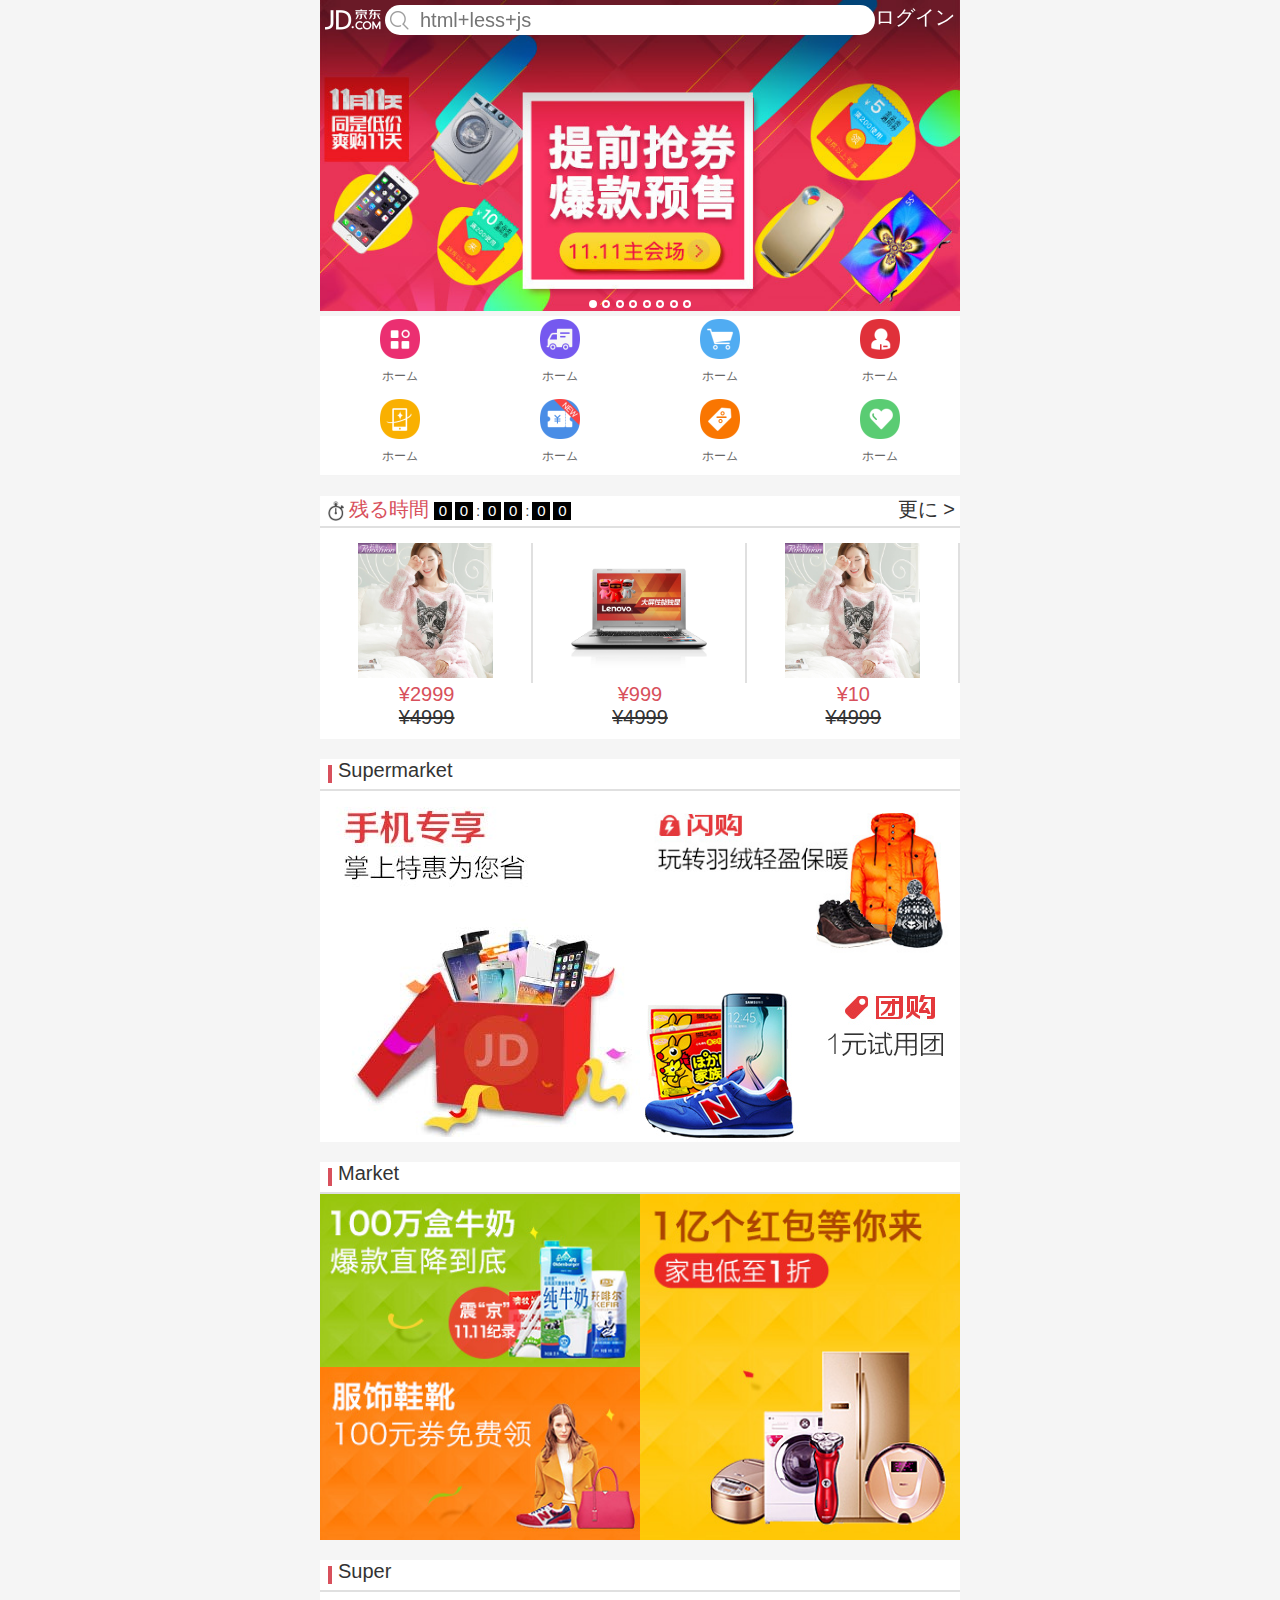
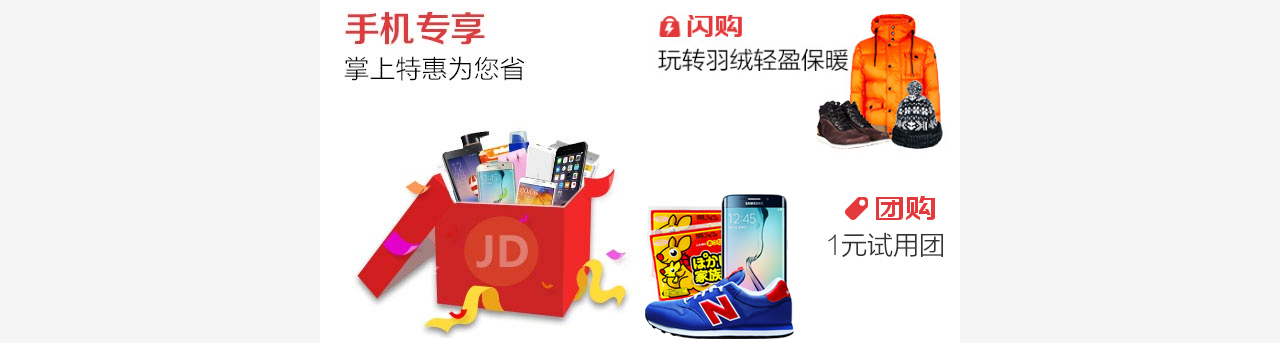
<file: jd/index.html>
<!DOCTYPE html>
<html lang="en">
<head>
    <meta charset="UTF-8">

    <meta name="viewport" content="width=device-width,user-scalable=no,initial-scale=1.0"/>
    <link type="text/css" rel="stylesheet" href="css/base.css"/>
    <link type="text/css"  rel="stylesheet" href="css/index.css"/>
    <!--<script src="js/index.js"></script>-->

    <title>~~JD~~</title>
</head>
<body>
<!--版心容器 320~640width responsive-->
<div class="jd_container">
    <!--top search-->
    <header class="jd_search">
        <div class="jd_search_box" id="search">
            <a href="#" class="icon_logo"></a>
            <form>
                <span class="icon_search"></span>
                <input type="text" placeholder="html+less+js">
            </form>
            <a href="#" class="login">ログイン</a>
        </div>
    </header>
     <!--carousel-->
    <div class="jd_banner">
        <div class="carousel">
            <ul class="page_wrap clearfix">
                <li class="page"><a href="javascript:;"><img src="img/l8.jpg"></a></li>
                <li class="page"><a href="javascript:;"><img src="img/l1.jpg"></a></li>
                <li class="page"> <a href="javascript:;"><img src="img/l2.jpg"></a></li>
                <li class="page"><a href="javascript:;"><img src="img/l3.jpg"></a></li>
                <li class="page"><a href="javascript:;"><img src="img/l4.jpg"></a></li>
                <li class="page"><a href="javascript:;"><img src="img/l5.jpg"></a></li>
                <li class="page"><a href="javascript:;"><img src="img/l6.jpg"></a></li>
                <li class="page"><a href="javascript:;"><img src="img/l7.jpg"></a></li>
                <li class="page"><a href="javascript:;"><img src="img/l8.jpg"></a></li>
                <li class="page"><a href="javascript:;"><img src="img/l1.jpg"></a></li>
            </ul>
            <ul class="btn_wrap">
                <li class="btn now"></li>
                <li class="btn"></li>
                <li class="btn"></li>
                <li class="btn"></li>
                <li class="btn"></li>
                <li class="btn"></li>
                <li class="btn"></li>
                <li class="btn"></li>
            </ul>
        </div>
    </div>
    <!--nav-->
    <nav class="jd_nav">
        <ul class="nav_block clearfix">
            <li>
                <a href="javascript:;">
                <img src="img/nav0.png">
                <span>ホーム</span>
                </a>
            </li>
            <li>
                <a href="javascript:;">
                    <img src="img/nav1.png">
                    <span>ホーム</span>
                </a>
            </li>
            <li>
                <a href="javascript:;">
                    <img src="img/nav2.png">
                    <span>ホーム</span>
                </a>
            </li>
            <li>
                <a href="javascript:;">
                    <img src="img/nav3.png">
                    <span>ホーム</span>
                </a>
            </li>
            <li>
                <a href="javascript:;">
                    <img src="img/nav4.png">
                    <span>ホーム</span>
                </a>
            </li>
            <li>
                <a href="javascript:;">
                    <img src="img/nav5.png">
                    <span>ホーム</span>
                </a>
            </li>
            <li>
                <a href="javascript:;">
                    <img src="img/nav6.png">
                    <span>ホーム</span>
                </a>
            </li>
            <li>
                <a href="javascript:;">
                    <img src="img/nav7.png">
                    <span>ホーム</span>
                </a>
            </li>
        </ul>
    </nav>
    <!--product block-->
    <div class="jd_product">
        <div class="productFirst clearfix">
            <div class="top">
                <img src="img/seckill-icon.png">
                <span class="nokori">残る時間</span>
                <div class="time">
                    <span class="h1">0</span>
                    <span class="h2">0</span>
                    <span class="colon">:</span>
                    <span class="m1">0</span>
                    <span class="m2">0</span>
                    <span class="colon">:</span>
                    <span class="s1">0</span>
                    <span class="s2">0</span>
                </div>
                <span class="right"><a>更に ></a></span>
            </div>
            <div class="box">
                <a href="javascript:;">
                    <img src="img/detail01.jpg">
                </a>
                <p>¥2999</p>
                <p><del>¥4999</del></p>
            </div>
            <div class="box">
                <a href="javascript:;">
                    <img src="img/detail02.jpg">
                </a>
                <p>¥999</p>
                <p><del>¥4999</del></p>
            </div>
            <div class="box">
                <a href="javascript:;">
                    <img src="img/detail01.jpg">
                </a>
                <p>¥10</p>
                <p><del>¥4999</del></p>
            </div>
        </div>
        <div class="product_2 clearfix">
            <div class="top"><h3></h3><span>Supermarket</span></div>
            <div class="content">
                <div class="l"><a><img src="img/cp1.jpg"></a></div>
                <div class="r"><a><img src="img/cp2.jpg"></a></div>
                <div class="r"><a><img src="img/cp3.jpg"></a></div>
            </div>
        </div>
        <div class="product_3 clearfix">
            <div class="top">
                <h3></h3><span>Market</span>
            </div>
            <div class="content">
                <div class="l"><a><img src="img/cp5.jpg"></a></div>
                <div class="r" ><a><img src="img/cp4.jpg"></a></div>
                <div class="l"><a><img src="img/cp6.jpg"></a></div>
            </div>
        </div>
        <div class="product_4 clearfix">
            <div class="top">
                <h3></h3><span>Super</span>
            </div>
            <div class="content">
                <div class="l"><a><img src="img/cp1.jpg"></a></div>
                <div class="r"><a><img src="img/cp2.jpg"></a></div>
                <div class="r"><a><img src="img/cp3.jpg"></a></div>
            </div>
        </div>
    </div>
</div>

</body>
</html>
</file>
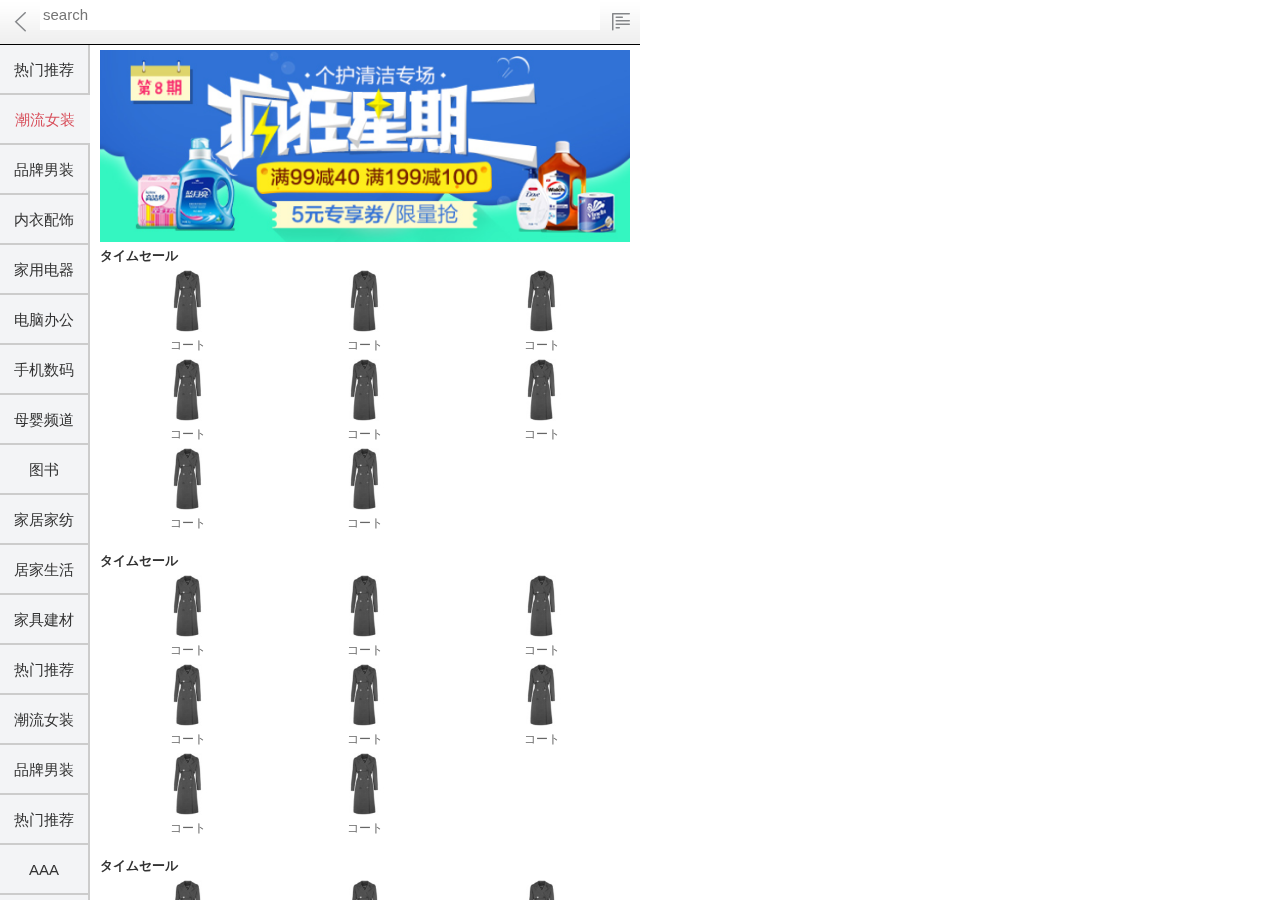
<file: jd/category-iscroll.html>
<!DOCTYPE html>
<html lang="en">
<head>
    <meta charset="UTF-8">
    <title>jd-list</title>
    <meta name="viewport" content="width=device-width,user-scalable=no,initial-scale=1.0"/>
    <link type="text/css" rel="stylesheet" href="css/category-iscroll.css"/>
    <link type="text/css"  rel="stylesheet" href="css/base.css"/>

</head>
<body onload="loaded()">
<div id="jd_category">
    <header>
        <a class="head_l"></a>
        <a class="head_r"></a>
        <form class="head_m">
            <input type="text" placeholder="search">
        </form>
    </header>
    <div id="content" class="clearfix">
        <div class="content_l" id="wrapper">
            <ul>
                <li class=""><a href="javascript:;">热门推荐</a></li>
                <li class="now"><a href="javascript:;">潮流女装</a></li>
                <li class=""><a href="javascript:;">品牌男装</a></li>
                <li class=""><a href="javascript:;">内衣配饰</a></li>
                <li class=""><a href="javascript:;">家用电器</a></li>
                <li class=""><a href="javascript:;">电脑办公</a></li>
                <li class=""><a href="javascript:;">手机数码</a></li>
                <li class=""><a href="javascript:;">母婴频道</a></li>
                <li class=""><a href="javascript:;">图书</a></li>
                <li class=""><a href="javascript:;">家居家纺</a></li>
                <li class=""><a href="javascript:;">居家生活</a></li>
                <li class=""><a href="javascript:;">家具建材</a></li>
                <li class=""><a href="javascript:;">热门推荐</a></li>
                <li class=""><a href="javascript:;">潮流女装</a></li>
                <li class=""><a href="javascript:;">品牌男装</a></li>
                <li class=""><a href="javascript:;">热门推荐</a></li>
                <li class=""><a href="javascript:;">AAA</a></li>
                <li class=""><a href="javascript:;">BBBB</a></li>
                <li class=""><a href="javascript:;">CCCC</a></li>
                <li class=""><a href="javascript:;">DDDD</a></li>
                <li class=""><a href="javascript:;">EEEE</a></li>
                <li class=""><a href="javascript:;">FFFF</a></li>
                <li class=""><a href="javascript:;">HHHH</a></li>
                <li class=""><a href="javascript:;">ZZZZ</a></li>

            </ul>
        </div>
        <div class="content_r">
            <div class="image"><img src="img/banner_1.png"></div>
            <div class="se ">
                <h3>タイムセール</h3>
                <ul class="goods clearfix">
                    <li><a href="javascript:;"><img src="img/nv-fy.jpg"><p>コート</p></a></li>
                    <li><a href="javascript:;"><img src="img/nv-fy.jpg"><p>コート</p></a></li>
                    <li><a href="javascript:;"><img src="img/nv-fy.jpg"><p>コート</p></a></li>
                    <li><a href="javascript:;"><img src="img/nv-fy.jpg"><p>コート</p></a></li>
                    <li><a href="javascript:;"><img src="img/nv-fy.jpg"><p>コート</p></a></li>
                    <li><a href="javascript:;"><img src="img/nv-fy.jpg"><p>コート</p></a></li>
                    <li><a href="javascript:;"><img src="img/nv-fy.jpg"><p>コート</p></a></li>
                    <li><a href="javascript:;"><img src="img/nv-fy.jpg"><p>コート</p></a></li>
                </ul>
            </div>
            <div class="se ">
                <h3>タイムセール</h3>
                <ul class="goods clearfix">
                    <li><a href="javascript:;"><img src="img/nv-fy.jpg"><p>コート</p></a></li>
                    <li><a href="javascript:;"><img src="img/nv-fy.jpg"><p>コート</p></a></li>
                    <li><a href="javascript:;"><img src="img/nv-fy.jpg"><p>コート</p></a></li>
                    <li><a href="javascript:;"><img src="img/nv-fy.jpg"><p>コート</p></a></li>
                    <li><a href="javascript:;"><img src="img/nv-fy.jpg"><p>コート</p></a></li>
                    <li><a href="javascript:;"><img src="img/nv-fy.jpg"><p>コート</p></a></li>
                    <li><a href="javascript:;"><img src="img/nv-fy.jpg"><p>コート</p></a></li>
                    <li><a href="javascript:;"><img src="img/nv-fy.jpg"><p>コート</p></a></li>
                </ul>
            </div>
            <div class="se ">
                <h3>タイムセール</h3>
                <ul class="goods clearfix">
                    <li><a href="javascript:;"><img src="img/nv-fy.jpg"><p>コート</p></a></li>
                    <li><a href="javascript:;"><img src="img/nv-fy.jpg"><p>コート</p></a></li>
                    <li><a href="javascript:;"><img src="img/nv-fy.jpg"><p>コート</p></a></li>
                    <li><a href="javascript:;"><img src="img/nv-fy.jpg"><p>コート</p></a></li>
                    <li><a href="javascript:;"><img src="img/nv-fy.jpg"><p>コート</p></a></li>
                    <li><a href="javascript:;"><img src="img/nv-fy.jpg"><p>コート</p></a></li>
                    <li><a href="javascript:;"><img src="img/nv-fy.jpg"><p>コート</p></a></li>
                    <li><a href="javascript:;"><img src="img/nv-fy.jpg"><p>コート</p></a></li>
                </ul>
            </div>
        </div>
    </div>
</div>
<script src="js/iscroll.js"></script>
<script>

        var myScroll;

        function loaded () {

            myScroll = new IScroll('#wrapper', { scrollX: true, freeScroll: true });
        }

        // document.addEventListener('touchmove', function (e) { e.preventDefault(); }, isPassive() ? {
        //     capture: false,
        //     passive: false
        // } : false);

</script>
</body>
</html>
</file>
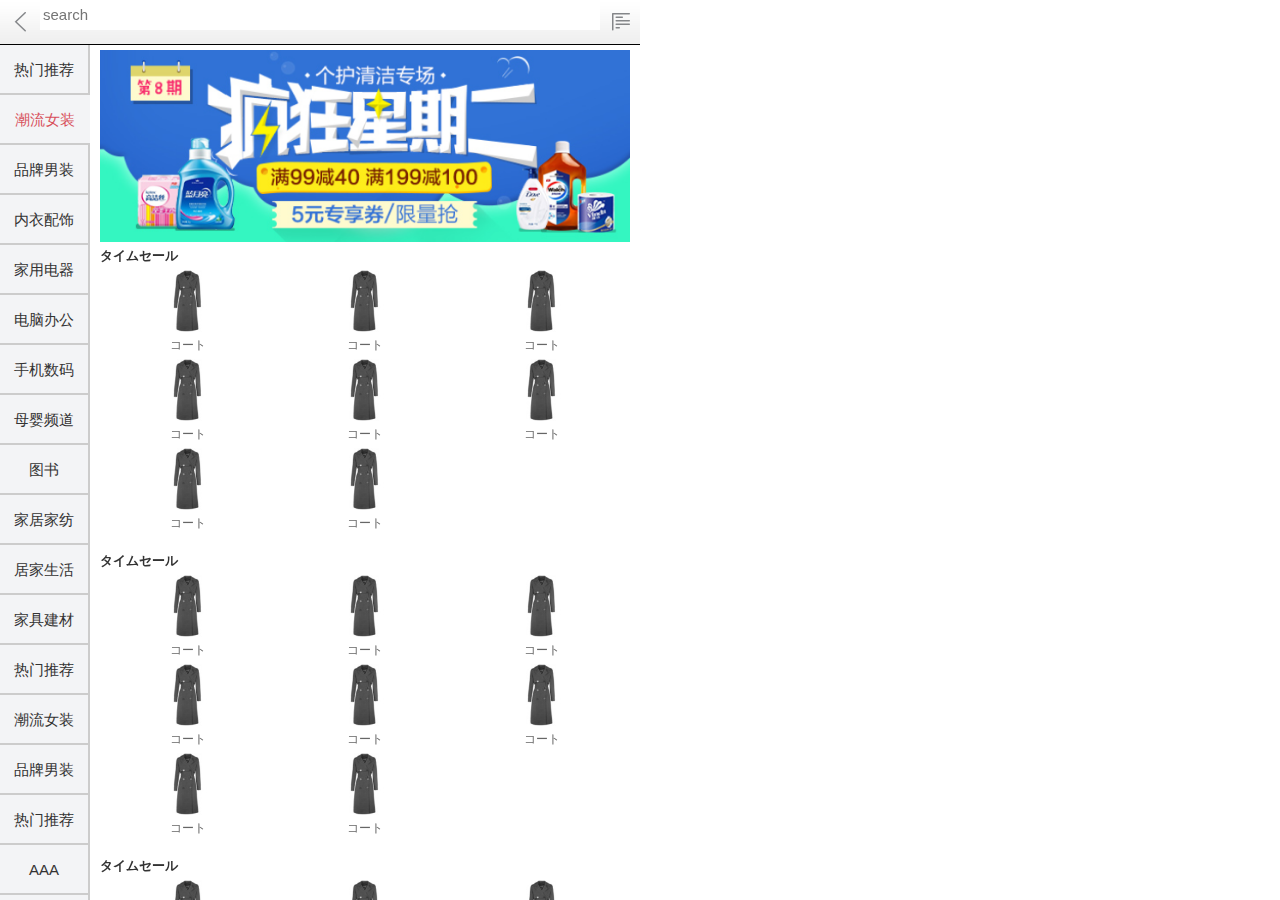
<file: jd/category.html>
<!DOCTYPE html>
<html lang="en">
<head>
    <meta charset="UTF-8">
    <title>jd-list</title>
    <meta name="viewport" content="width=device-width,user-scalable=no,initial-scale=1.0"/>
    <link type="text/css" rel="stylesheet" href="css/category.css"/>
    <link type="text/css"  rel="stylesheet" href="css/base.css"/>
    <script src="js/category.js"></script>
</head>
<body>
<div id="jd_category">
    <header>
        <a class="head_l"></a>
        <a class="head_r"></a>
        <form class="head_m">
            <input type="text" placeholder="search">
        </form>
    </header>
    <div id="content" class="clearfix">
        <div class="content_l">
            <ul>
                <li class=""><a href="javascript:;">热门推荐</a></li>
                <li class="now"><a href="javascript:;">潮流女装</a></li>
                <li class=""><a href="javascript:;">品牌男装</a></li>
                <li class=""><a href="javascript:;">内衣配饰</a></li>
                <li class=""><a href="javascript:;">家用电器</a></li>
                <li class=""><a href="javascript:;">电脑办公</a></li>
                <li class=""><a href="javascript:;">手机数码</a></li>
                <li class=""><a href="javascript:;">母婴频道</a></li>
                <li class=""><a href="javascript:;">图书</a></li>
                <li class=""><a href="javascript:;">家居家纺</a></li>
                <li class=""><a href="javascript:;">居家生活</a></li>
                <li class=""><a href="javascript:;">家具建材</a></li>
                <li class=""><a href="javascript:;">热门推荐</a></li>
                <li class=""><a href="javascript:;">潮流女装</a></li>
                <li class=""><a href="javascript:;">品牌男装</a></li>
                <li class=""><a href="javascript:;">热门推荐</a></li>
                <li class=""><a href="javascript:;">AAA</a></li>
                <li class=""><a href="javascript:;">BBBB</a></li>
                <li class=""><a href="javascript:;">CCCC</a></li>
                <li class=""><a href="javascript:;">DDDD</a></li>
                <li class=""><a href="javascript:;">EEEE</a></li>
                <li class=""><a href="javascript:;">FFFF</a></li>
                <li class=""><a href="javascript:;">HHHH</a></li>
                <li class=""><a href="javascript:;">ZZZZ</a></li>

            </ul>
        </div>
        <div class="content_r">
            <div class="image"><img src="img/banner_1.png"></div>
            <div class="se ">
                <h3>タイムセール</h3>
                <ul class="goods clearfix">
                    <li><a href="javascript:;"><img src="img/nv-fy.jpg"><p>コート</p></a></li>
                    <li><a href="javascript:;"><img src="img/nv-fy.jpg"><p>コート</p></a></li>
                    <li><a href="javascript:;"><img src="img/nv-fy.jpg"><p>コート</p></a></li>
                    <li><a href="javascript:;"><img src="img/nv-fy.jpg"><p>コート</p></a></li>
                    <li><a href="javascript:;"><img src="img/nv-fy.jpg"><p>コート</p></a></li>
                    <li><a href="javascript:;"><img src="img/nv-fy.jpg"><p>コート</p></a></li>
                    <li><a href="javascript:;"><img src="img/nv-fy.jpg"><p>コート</p></a></li>
                    <li><a href="javascript:;"><img src="img/nv-fy.jpg"><p>コート</p></a></li>
                </ul>
            </div>
            <div class="se ">
                <h3>タイムセール</h3>
                <ul class="goods clearfix">
                    <li><a href="javascript:;"><img src="img/nv-fy.jpg"><p>コート</p></a></li>
                    <li><a href="javascript:;"><img src="img/nv-fy.jpg"><p>コート</p></a></li>
                    <li><a href="javascript:;"><img src="img/nv-fy.jpg"><p>コート</p></a></li>
                    <li><a href="javascript:;"><img src="img/nv-fy.jpg"><p>コート</p></a></li>
                    <li><a href="javascript:;"><img src="img/nv-fy.jpg"><p>コート</p></a></li>
                    <li><a href="javascript:;"><img src="img/nv-fy.jpg"><p>コート</p></a></li>
                    <li><a href="javascript:;"><img src="img/nv-fy.jpg"><p>コート</p></a></li>
                    <li><a href="javascript:;"><img src="img/nv-fy.jpg"><p>コート</p></a></li>
                </ul>
            </div>
            <div class="se ">
                <h3>タイムセール</h3>
                <ul class="goods clearfix">
                    <li><a href="javascript:;"><img src="img/nv-fy.jpg"><p>コート</p></a></li>
                    <li><a href="javascript:;"><img src="img/nv-fy.jpg"><p>コート</p></a></li>
                    <li><a href="javascript:;"><img src="img/nv-fy.jpg"><p>コート</p></a></li>
                    <li><a href="javascript:;"><img src="img/nv-fy.jpg"><p>コート</p></a></li>
                    <li><a href="javascript:;"><img src="img/nv-fy.jpg"><p>コート</p></a></li>
                    <li><a href="javascript:;"><img src="img/nv-fy.jpg"><p>コート</p></a></li>
                    <li><a href="javascript:;"><img src="img/nv-fy.jpg"><p>コート</p></a></li>
                    <li><a href="javascript:;"><img src="img/nv-fy.jpg"><p>コート</p></a></li>
                </ul>
            </div>
        </div>
    </div>
</div>
</body>
</html>
</file>
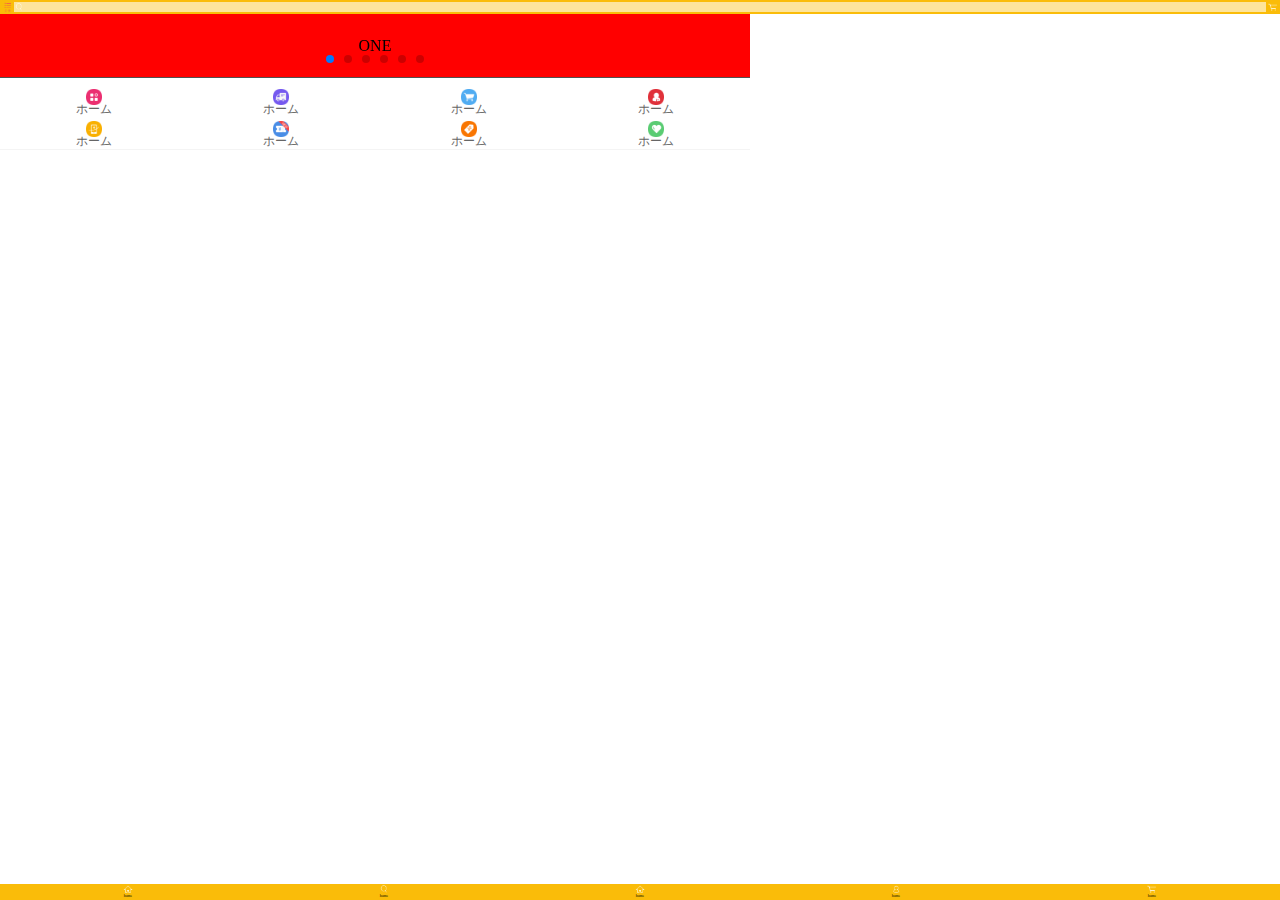
<file: sn/sn.html>
<!DOCTYPE html>
<html lang="en">
<head>
    <meta charset="UTF-8">
    <meta name="viewport" content="width=device-width,initial-scale=1.0,user-scalable=no" />
    <title>SN</title>
    <link rel="stylesheet" href="css/mobile_reset.css">
    <link rel="stylesheet" type="text/css" href="css/main.css">
    <link rel="stylesheet" href="css/swiper.css">
    <script src="js/jquery-3.3.1.js"></script>
    <script src="js/swiper.jquery.js"></script>
    <script src="js/main.js"></script>
</head>
<body>
<div id="wrapper">
    <header>
        <div class="head_icon_l">
            <div></div>
        </div>
        <div class="head_icon_r">
            <div></div>
        </div>
        <form>
            <div class="icon_search"></div>
            <input type="text">
        </form>


    </header>
    <div class="carousel swiper-container ">
        <ul class="content swiper-wrapper">
            <li class="swiper-slide">ONE</li>
            <li class="swiper-slide">TWO</li>
            <li class="swiper-slide">THREE</li>
            <li class="swiper-slide">FOUR</li>
            <li class="swiper-slide">FIVE</li>
            <li class="swiper-slide">SIX</li>
        </ul>
        <div class="swiper-pagination "></div>
    </div>
    <nav>
        <ul class="nav_block clearfix">
            <li>
                <a href="javascript:;">
                    <img src="img/nav0.png">
                    <span>ホーム</span>
                </a>
            </li>
            <li>
                <a href="javascript:;">
                    <img src="img/nav1.png">
                    <span>ホーム</span>
                </a>
            </li>
            <li>
                <a href="javascript:;">
                    <img src="img/nav2.png">
                    <span>ホーム</span>
                </a>
            </li>
            <li>
                <a href="javascript:;">
                    <img src="img/nav3.png">
                    <span>ホーム</span>
                </a>
            </li>
            <li>
                <a href="javascript:;">
                    <img src="img/nav4.png">
                    <span>ホーム</span>
                </a>
            </li>
            <li>
                <a href="javascript:;">
                    <img src="img/nav5.png">
                    <span>ホーム</span>
                </a>
            </li>
            <li>
                <a href="javascript:;">
                    <img src="img/nav6.png">
                    <span>ホーム</span>
                </a>
            </li>
            <li>
                <a href="javascript:;">
                    <img src="img/nav7.png">
                    <span>ホーム</span>
                </a>
            </li>
        </ul>
    </nav>
    <footer>
        <ul>
            <li>
                <div class="foot_icon"></div>
                home
            </li>
            <li>
                <div class="foot_icon"></div>
                home
            </li>
            <li>
                <div class="foot_icon"></div>
                home
            </li>
            <li>
                <div class="foot_icon"></div>
                home
            </li>
            <li>
                <div class="foot_icon"></div>
                home
            </li>
        </ul>
    </footer>
</div>

</body>
</html>
</file>
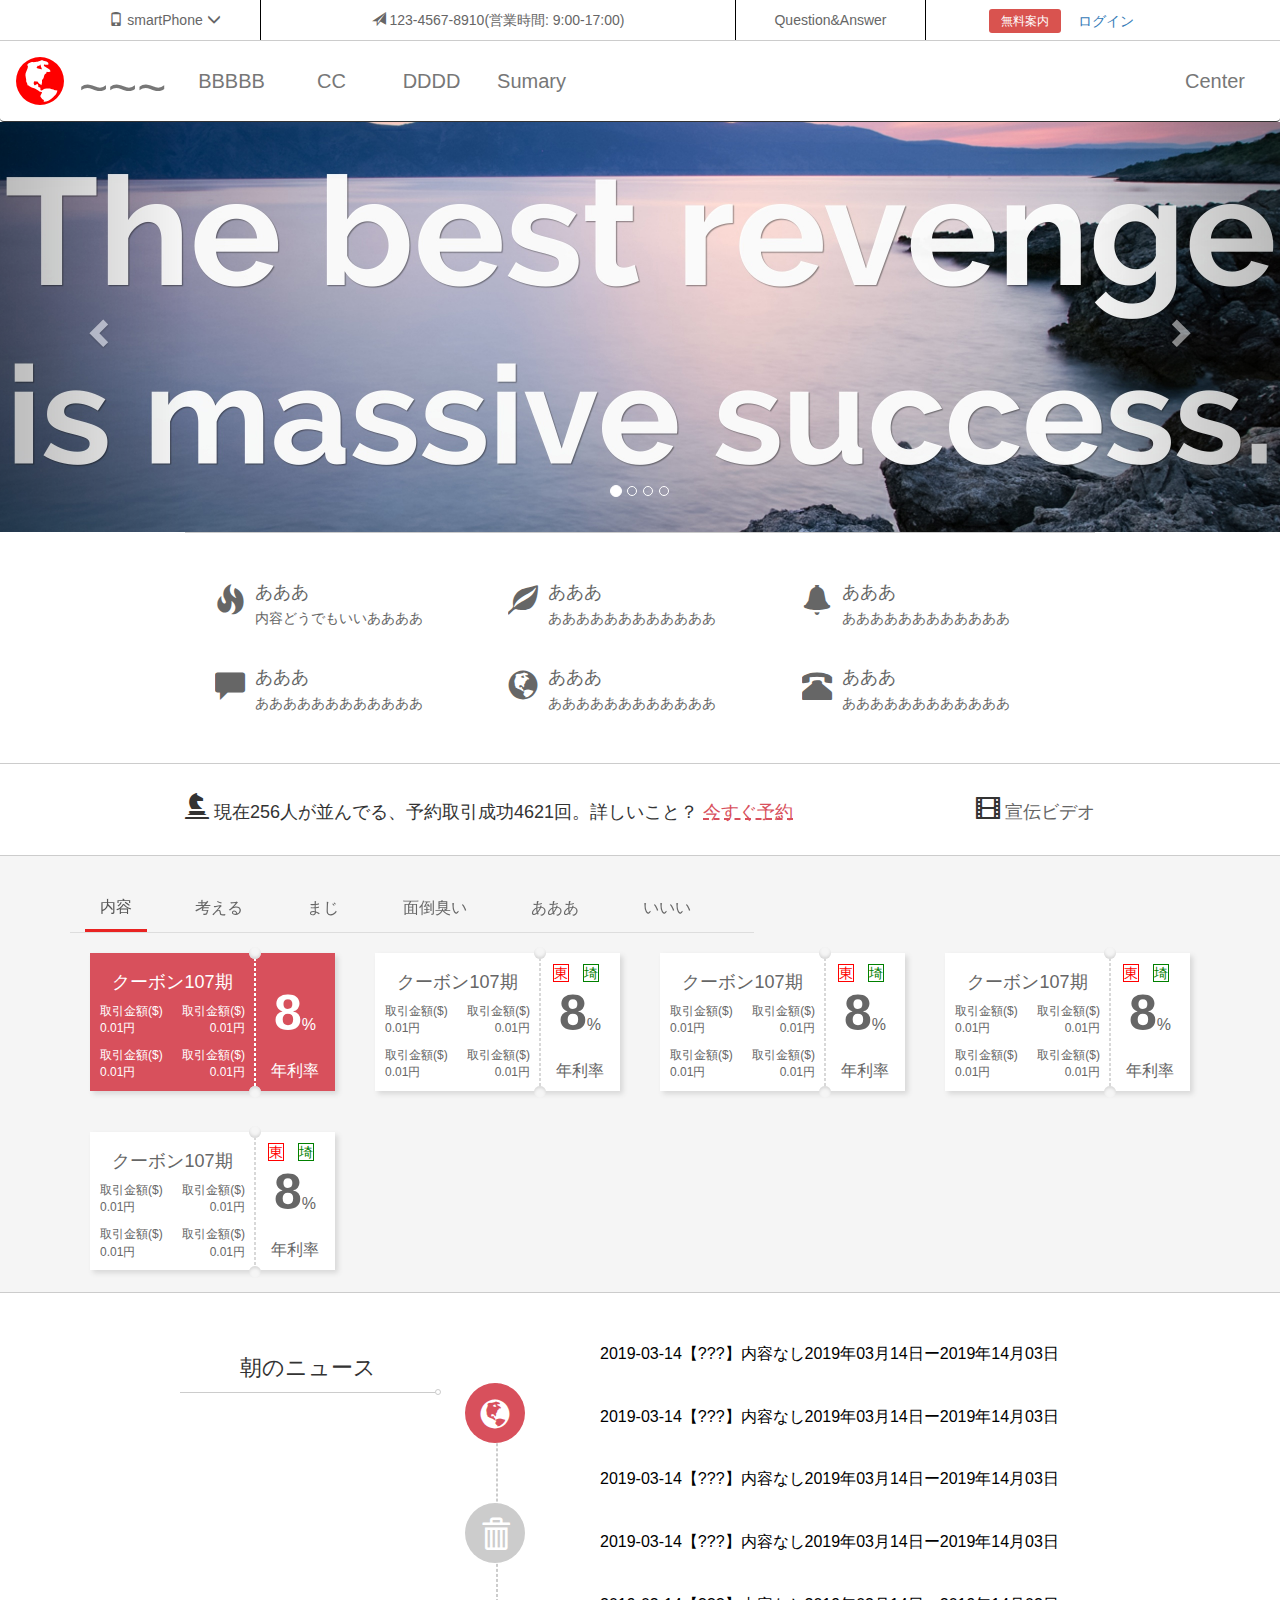
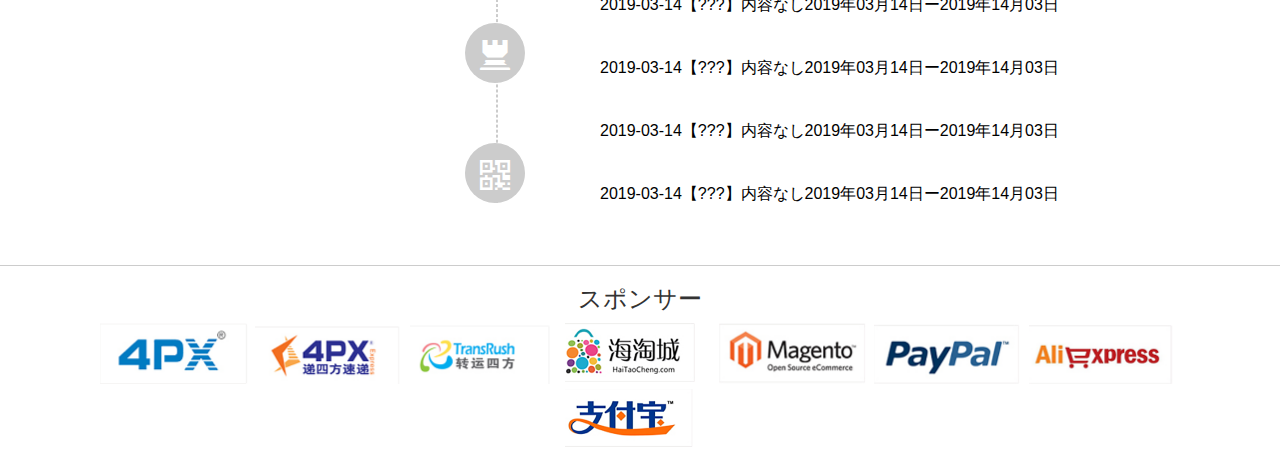
<file: weijinsuo/weijinsuo.html>
<!DOCTYPE html>
<html lang="en">
<head>
    <meta charset="utf-8">
    <meta http-equiv="X-UA-Compatible" content="IE=edge">
    <meta name="viewport" content="width=device-width, initial-scale=1">
    <!-- The above 3 meta tags *must* come first in the head; any other head content must come *after* these tags -->
    <title>Bootstrap 101 Template</title>

    <!-- Bootstrap -->
    <link href="bootsrap/css/bootstrap.css" rel="stylesheet">

    <!-- HTML5 shim and Respond.js for IE8 support of HTML5 elements and media queries -->
    <!-- WARNING: Respond.js doesn't work if you view the page via file:// -->
    <!--[if lt IE 9]>
    <script src="bootsrap/js/html5shiv.js"></script>
    <script src="bootsrap/js/respond.js"></script>
    <![endif]-->
    <link rel="stylesheet" type="text/css" href="css/wjs_index.css">

</head>
<body>
<!--top-->
<header class="hidden-sm hidden-xs">
    <div class="container">
        <div class="col-lg-2 col-md-2">
            <a class='app' href="javascript:;">
                <span class="glyphicon glyphicon-phone"></span>
                <span>smartPhone</span>
                <span class="glyphicon glyphicon-menu-down"></span>
                <div class="code2"></div>
            </a>
        </div>
        <div class="col-lg-5 col-md-5">
            <span class="glyphicon glyphicon-send"></span>
            <span> 123-4567-8910(営業時間: 9:00-17:00)</span>
        </div>
        <div class="col-lg-2 col-md-2">
           <a href="javascript:;"><span>Question&Answer</span></a>
        </div>
        <div class="col-lg-3 col-md-3">
            <a href="javascript:;"><button type="button" class="btn btn-danger btn-xs btn-annai">無料案内</button></a>
            <a href="javascript:;"><button type="button" class="btn btn-link">ログイン</button></a>
        </div>
    </div>
</header>
<!--navition data-spy="affix" data-offset-top="0" js-->
<nav class="navbar navbar-default wjs_nav "   >
    <div class="container-fluid">
        <!-- Brand and toggle get grouped for better mobile display -->
        <div class="navbar-header">
            <button type="button" class="navbar-toggle collapsed " data-toggle="collapse" data-target="#bs-example-navbar-collapse-1" aria-expanded="false">
                <span class="icon-bar"></span>
                <span class="icon-bar"></span>
                <span class="icon-bar"></span>
            </button>
            <a class="navbar-brand" href="#">
                <span class="glyphicon glyphicon-globe globe"></span>
                <span>~~~</span>
            </a>
        </div>

        <!-- Collect the nav links, forms, and other content for toggling -->
        <div class="collapse navbar-collapse"  id="bs-example-navbar-collapse-1">
            <ul class="nav navbar-nav">
                <li><a href="#" data-target="#carousel-example-generic1" data-slide-to="0">BBBBB</a></li>
                <li><a href="#" data-target="#carousel-example-generic1" data-slide-to="1">CC</a></li>
                <li><a href="#" data-target="#carousel-example-generic1" data-slide-to="2">DDDD</a></li>
                <li><a href="#" data-target="#carousel-example-generic1" data-slide-to="3">Sumary</a></li>

            </ul>

            <ul class="nav navbar-nav navbar-right">
                <li class="hidden-sm"><a href="#">Center</a></li>
                <li class="dropdown">
                    <!--<a href="#" class="dropdown-toggle" data-toggle="dropdown" role="button" aria-haspopup="true" aria-expanded="false">Dropdown <span class="caret"></span></a>-->
                    <ul class="dropdown-menu">
                        <li><a href="#">Action</a></li>
                        <li><a href="#">Another action</a></li>
                        <li><a href="#">Something else here</a></li>

                        <li><a href="#">Separated link</a></li>
                    </ul>
                </li>
            </ul>
        </div><!-- /.navbar-collapse -->
    </div><!-- /.container-fluid -->
</nav>
<!--carousel-->
<div class="banner">
    <div id="carousel-example-generic1" class="carousel slide " data-ride="carousel">
        <!-- Indicators -->
        <ol class="carousel-indicators">
            <!--動態render btn &#45;&#45;---js-->
        </ol>

        <!-- Wrapper for slides -->
        <div class="carousel-inner" >
            <!--動態render img &#45;&#45;---js-->
        </div>

        <!-- Controls -->
        <a class="left carousel-control" href="#carousel-example-generic1" data-slide="prev">
            <span class="glyphicon glyphicon-chevron-left" aria-hidden="true"></span>

        </a>
        <a class="right carousel-control" href="#carousel-example-generic1"  data-slide="next">
            <span class="glyphicon glyphicon-chevron-right" aria-hidden="true"></span>

        </a>
    </div>


</div>
<!--infomation-->
<div class="info hidden-xs">
    <div class="container">
        <div class=" col-md-4 col-ms-6 hidden-xs">
            <a class="media">
            <div class="media-left">
                <span class="glyphicon glyphicon-fire" ></span>
            </div>
            <span class="media-body">
                <h4 class="media-heading">あああ</h4>
               内容どうでもいいああああ
            </span>
        </a>
        </div>
        <div class="col-md-4 col-ms-6 hidden-xs">
            <a class="media">
                <div class="media-left">
                    <span class="glyphicon glyphicon-leaf" ></span>
                </div>
                <div class="media-body">
                    <h4 class="media-heading">あああ</h4>
                    ああああああああああああ
                </div>
            </a>
        </div>
        <div class=" col-md-4 col-ms-6 hidden-xs">
            <a class="media">
                <div class="media-left">
                    <span class="glyphicon glyphicon-bell" ></span>
                </div>
                <div class="media-body">
                    <h4 class="media-heading">あああ</h4>
                    ああああああああああああ
                </div>
            </a>
        </div>
        <div class=" col-md-4 col-ms-6 hidden-xs">
            <a class="media">
                <div class="media-left">
                    <span class="glyphicon glyphicon-comment" ></span>
                </div>
                <div class="media-body">
                    <h4 class="media-heading">あああ</h4>
                    ああああああああああああ
                </div>
            </a>
        </div>
        <div class=" col-md-4 col-ms-6 hidden-xs">
            <a class="media">
                <div class="media-left">
                    <span class="glyphicon glyphicon-globe" ></span>
                </div>
                <span class="media-body">
                    <h4 class="media-heading">あああ</h4>
                    ああああああああああああ
                </span>
            </a>
        </div>
        <div class=" col-md-4 col-ms-6 hidden-xs">
            <a class="media">
                <div class="media-left">
                    <span class="glyphicon glyphicon-phone-alt" ></span>
                </div>
                <div class="media-body">
                    <h4 class="media-heading">あああ</h4>
                    ああああああああああああ
                </div>
            </a>
        </div>

    </div>

</div>
<!--book-->
<div class="book">
    <div class="container">
        <div class="pull-left">
            <span class="glyphicon glyphicon-knight"></span>
            <span class="hidden-xs">現在256人が並んでる、予約取引成功4621回。詳しいこと？</span>
            <a class="yoyaku" href="javascript:;">今すぐ予約</a>
        </div>
        <div class="pull-right hidden-xs hidden-sm">
            <span class="glyphicon glyphicon-film"></span>
            <a href="javascript:;">宣伝ビデオ</a>
        </div>
    </div>
</div>
<!--product-->
<div class="product">
    <div class="container">

        <!-- Nav tabs -->
        <div class="iscroll">
        <ul class="nav nav-tabs " >
            <li  class="active"><a href="#t1"   data-toggle="tab">内容</a></li>
            <li ><a href="#t2"   data-toggle="tab">考える</a></li>
            <li ><a href="#t3"   data-toggle="tab">まじ</a></li>
            <li ><a href="#t4"   data-toggle="tab">面倒臭い</a></li>
            <li ><a href="#t5"   data-toggle="tab">あああ</a></li>
            <li ><a href="#t6"   data-toggle="tab">いいい</a></li>
        </ul>
        </div>

        <!-- Tab panes -->
        <div class="tab-content">
            <div  class="tab-pane active " id="t1">
                <div class="col-lg-3 col-md-4 col-sm-6 col-xs-12 yhj">
                    <a class="yhj_wrap active">
                    <div class="yhj_mid"></div>
                    <div class="yhj_right">
                        <p class="per8"><b>8</b><sub>%</sub></p>
                        <p>年利率</p>
                    </div>
                    <div class="yhj_left">
                        <h3 class="yhj_tit">クーボン107期</h3>
                        <div class="yhj_con clearfix">
                            <div class="pull-left"><p>取引金額($)</p><span>0.01円</span></div>
                            <div class="pull-right"><p>取引金額($)</p><span class="pull-right">0.01円</span></div>
                        </div>
                        <div class="yhj_con clearfix">
                            <div class="pull-left"><p>取引金額($)</p><span>0.01円</span></div>
                            <div class="pull-right"><p>取引金額($)</p><span class="pull-right">0.01円</span></div>
                        </div>
                    </div>

                    </a>
                </div>
                <div class="col-lg-3 col-md-4 col-sm-6 col-xs-12 yhj">
                    <a class="yhj_wrap ">
                        <div class="yhj_mid"></div>
                        <div class="yhj_right">
                            <div class="icon">

                                <span class="red" data-toggle="tooltip" data-placement="top" title="東京都">東</span>
                                <span class="green" data-toggle="tooltip" data-placement="right" title="埼玉県">埼</span>
                            </div>
                            <p class="per8"><b>8</b><sub>%</sub></p>
                            <p>年利率</p>
                        </div>
                        <div class="yhj_left">
                            <h3 class="yhj_tit">クーボン107期</h3>
                            <div class="yhj_con clearfix">
                                <div class="pull-left"><p>取引金額($)</p><span>0.01円</span></div>
                                <div class="pull-right"><p>取引金額($)</p><span class="pull-right">0.01円</span></div>
                            </div>
                            <div class="yhj_con clearfix">
                                <div class="pull-left"><p>取引金額($)</p><span>0.01円</span></div>
                                <div class="pull-right"><p>取引金額($)</p><span class="pull-right">0.01円</span></div>
                            </div>
                        </div>

                    </a>
                </div>
                <div class="col-lg-3 col-md-4 col-sm-6 col-xs-12 yhj">
                    <a class="yhj_wrap ">
                        <div class="yhj_mid"></div>
                        <div class="yhj_right">
                            <div class="icon">

                                <span class="red" data-toggle="tooltip" data-placement="top" title="東京都">東</span>
                                <span class="green" data-toggle="tooltip" data-placement="right" title="埼玉県">埼</span>
                            </div>
                            <p class="per8"><b>8</b><sub>%</sub></p>
                            <p>年利率</p>
                        </div>
                        <div class="yhj_left">
                            <h3 class="yhj_tit">クーボン107期</h3>
                            <div class="yhj_con clearfix">
                                <div class="pull-left"><p>取引金額($)</p><span>0.01円</span></div>
                                <div class="pull-right"><p>取引金額($)</p><span class="pull-right">0.01円</span></div>
                            </div>
                            <div class="yhj_con clearfix">
                                <div class="pull-left"><p>取引金額($)</p><span>0.01円</span></div>
                                <div class="pull-right"><p>取引金額($)</p><span class="pull-right">0.01円</span></div>
                            </div>
                        </div>

                    </a>
                </div>
                <div class="col-lg-3 col-md-4 col-sm-6 col-xs-12 yhj">
                    <a class="yhj_wrap ">
                        <div class="yhj_mid"></div>
                        <div class="yhj_right">
                            <div class="icon">

                                <span class="red" data-toggle="tooltip" data-placement="top" title="東京都">東</span>
                                <span class="green" data-toggle="tooltip" data-placement="right" title="埼玉県">埼</span>
                            </div>
                            <p class="per8"><b>8</b><sub>%</sub></p>
                            <p>年利率</p>
                        </div>
                        <div class="yhj_left">
                            <h3 class="yhj_tit">クーボン107期</h3>
                            <div class="yhj_con clearfix">
                                <div class="pull-left"><p>取引金額($)</p><span>0.01円</span></div>
                                <div class="pull-right"><p>取引金額($)</p><span class="pull-right">0.01円</span></div>
                            </div>
                            <div class="yhj_con clearfix">
                                <div class="pull-left"><p>取引金額($)</p><span>0.01円</span></div>
                                <div class="pull-right"><p>取引金額($)</p><span class="pull-right">0.01円</span></div>
                            </div>
                        </div>

                    </a>
                </div>
                <div class="col-lg-3 col-md-4 col-sm-6 col-xs-12 yhj">
                    <a class="yhj_wrap">
                        <div class="yhj_mid"></div>
                        <div class="yhj_right">
                            <div class="icon">

                                <span class="red" data-toggle="tooltip" data-placement="top" title="東京都">東</span>
                                <span class="green" data-toggle="tooltip" data-placement="right" title="埼玉県">埼</span>
                            </div>
                            <p class="per8"><b>8</b><sub>%</sub></p>
                            <p>年利率</p>
                        </div>
                        <div class="yhj_left">
                            <h3 class="yhj_tit">クーボン107期</h3>
                            <div class="yhj_con clearfix">
                                <div class="pull-left"><p>取引金額($)</p><span>0.01円</span></div>
                                <div class="pull-right"><p>取引金額($)</p><span class="pull-right">0.01円</span></div>
                            </div>
                            <div class="yhj_con clearfix">
                                <div class="pull-left"><p>取引金額($)</p><span>0.01円</span></div>
                                <div class="pull-right"><p>取引金額($)</p><span class="pull-right">0.01円</span></div>
                            </div>
                        </div>

                    </a>
                </div>

            </div>
            <div  class="tab-pane" id="t2">
                <div class="col-lg-3 col-md-4 col-sm-6 col-xs-12 yhj">
                    <a class="yhj_wrap ">
                        <div class="yhj_mid"></div>
                        <div class="yhj_right">
                            <div class="icon">

                                <span class="red" data-toggle="tooltip" data-placement="top" title="東京都">東</span>
                                <span class="green" data-toggle="tooltip" data-placement="right" title="埼玉県">埼</span>
                            </div>
                            <p class="per8"><b>?</b><sub>%</sub></p>
                            <p>年利率</p>
                        </div>
                        <div class="yhj_left">
                            <h3 class="yhj_tit">クーボン107期</h3>
                            <div class="yhj_con clearfix">
                                <div class="pull-left"><p>取引金額($)</p><span>0.01円</span></div>
                                <div class="pull-right"><p>取引金額($)</p><span class="pull-right">0.01円</span></div>
                            </div>
                            <div class="yhj_con clearfix">
                                <div class="pull-left"><p>取引金額($)</p><span>0.01円</span></div>
                                <div class="pull-right"><p>取引金額($)</p><span class="pull-right">0.01円</span></div>
                            </div>
                        </div>

                    </a>
                </div>
                <div class="col-lg-3 col-md-4 col-sm-6 col-xs-12 yhj">
                    <a class="yhj_wrap active">
                        <div class="yhj_mid"></div>
                        <div class="yhj_right">

                            <p class="per8"><b>?</b><sub>%</sub></p>
                            <p>年利率</p>
                        </div>
                        <div class="yhj_left">
                            <h3 class="yhj_tit">クーボン107期</h3>
                            <div class="yhj_con clearfix">
                                <div class="pull-left"><p>取引金額($)</p><span>0.01円</span></div>
                                <div class="pull-right"><p>取引金額($)</p><span class="pull-right">0.01円</span></div>
                            </div>
                            <div class="yhj_con clearfix">
                                <div class="pull-left"><p>取引金額($)</p><span>0.01円</span></div>
                                <div class="pull-right"><p>取引金額($)</p><span class="pull-right">0.01円</span></div>
                            </div>
                        </div>

                    </a>
                </div>

            </div>
            <div  class="tab-pane" id="t3">
                <div class="col-lg-3 col-md-4 col-sm-6 col-xs-12 yhj">
                    <a class="yhj_wrap ">
                        <div class="yhj_mid"></div>
                        <div class="yhj_right">
                            <div class="icon">

                                <span class="red" data-toggle="tooltip" data-placement="top" title="東京都">東</span>
                                <span class="green" data-toggle="tooltip" data-placement="right" title="埼玉県">埼</span>
                            </div>
                            <p class="per8"><b>7</b><sub>%</sub></p>
                            <p>年利率</p>
                        </div>
                        <div class="yhj_left">
                            <h3 class="yhj_tit">クーボン107期</h3>
                            <div class="yhj_con clearfix">
                                <div class="pull-left"><p>取引金額($)</p><span>0.01円</span></div>
                                <div class="pull-right"><p>取引金額($)</p><span class="pull-right">0.01円</span></div>
                            </div>
                            <div class="yhj_con clearfix">
                                <div class="pull-left"><p>取引金額($)</p><span>0.01円</span></div>
                                <div class="pull-right"><p>取引金額($)</p><span class="pull-right">0.01円</span></div>
                            </div>
                        </div>

                    </a>
                </div>
                <div class="col-lg-3 col-md-4 col-sm-6 col-xs-12 yhj">
                    <a class="yhj_wrap ">
                        <div class="yhj_mid"></div>
                        <div class="yhj_right">
                            <div class="icon">

                                <span class="red" data-toggle="tooltip" data-placement="top" title="東京都">東</span>
                                <span class="green" data-toggle="tooltip" data-placement="right" title="埼玉県">埼</span>
                            </div>
                            <p class="per8"><b>7</b><sub>%</sub></p>
                            <p>年利率</p>
                        </div>
                        <div class="yhj_left">
                            <h3 class="yhj_tit">クーボン107期</h3>
                            <div class="yhj_con clearfix">
                                <div class="pull-left"><p>取引金額($)</p><span>0.01円</span></div>
                                <div class="pull-right"><p>取引金額($)</p><span class="pull-right">0.01円</span></div>
                            </div>
                            <div class="yhj_con clearfix">
                                <div class="pull-left"><p>取引金額($)</p><span>0.01円</span></div>
                                <div class="pull-right"><p>取引金額($)</p><span class="pull-right">0.01円</span></div>
                            </div>
                        </div>

                    </a>
                </div>
                <div class="col-lg-3 col-md-4 col-sm-6 col-xs-12 yhj">
                    <a class="yhj_wrap active">
                        <div class="yhj_mid"></div>
                        <div class="yhj_right">

                            <p class="per8"><b>7</b><sub>%</sub></p>
                            <p>年利率</p>
                        </div>
                        <div class="yhj_left">
                            <h3 class="yhj_tit">クーボン107期</h3>
                            <div class="yhj_con clearfix">
                                <div class="pull-left"><p>取引金額($)</p><span>0.01円</span></div>
                                <div class="pull-right"><p>取引金額($)</p><span class="pull-right">0.01円</span></div>
                            </div>
                            <div class="yhj_con clearfix">
                                <div class="pull-left"><p>取引金額($)</p><span>0.01円</span></div>
                                <div class="pull-right"><p>取引金額($)</p><span class="pull-right">0.01円</span></div>
                            </div>
                        </div>

                    </a>
                </div>

            </div>
            <div  class="tab-pane" id="t4">
                <div class="col-lg-3 col-md-4 col-sm-6 col-xs-12 yhj">
                    <a class="yhj_wrap active">
                        <div class="yhj_mid"></div>
                        <div class="yhj_right">

                            <p class="per8"><b>6</b><sub>%</sub></p>
                            <p>年利率</p>
                        </div>
                        <div class="yhj_left">
                            <h3 class="yhj_tit">クーボン107期</h3>
                            <div class="yhj_con clearfix">
                                <div class="pull-left"><p>取引金額($)</p><span>0.01円</span></div>
                                <div class="pull-right"><p>取引金額($)</p><span class="pull-right">0.01円</span></div>
                            </div>
                            <div class="yhj_con clearfix">
                                <div class="pull-left"><p>取引金額($)</p><span>0.01円</span></div>
                                <div class="pull-right"><p>取引金額($)</p><span class="pull-right">0.01円</span></div>
                            </div>
                        </div>

                    </a>
                </div>
                <div class="col-lg-3 col-md-4 col-sm-6 col-xs-12 yhj">
                    <a class="yhj_wrap ">
                        <div class="yhj_mid"></div>
                        <div class="yhj_right">
                            <div class="icon">

                                <span class="red" data-toggle="tooltip" data-placement="top" title="東京都">東</span>
                                <span class="green" data-toggle="tooltip" data-placement="right" title="埼玉県">埼</span>
                            </div>
                            <p class="per8"><b>6</b><sub>%</sub></p>
                            <p>年利率</p>
                        </div>
                        <div class="yhj_left">
                            <h3 class="yhj_tit">クーボン107期</h3>
                            <div class="yhj_con clearfix">
                                <div class="pull-left"><p>取引金額($)</p><span>0.01円</span></div>
                                <div class="pull-right"><p>取引金額($)</p><span class="pull-right">0.01円</span></div>
                            </div>
                            <div class="yhj_con clearfix">
                                <div class="pull-left"><p>取引金額($)</p><span>0.01円</span></div>
                                <div class="pull-right"><p>取引金額($)</p><span class="pull-right">0.01円</span></div>
                            </div>
                        </div>

                    </a>
                </div>
                <div class="col-lg-3 col-md-4 col-sm-6 col-xs-12 yhj">
                    <a class="yhj_wrap ">
                        <div class="yhj_mid"></div>
                        <div class="yhj_right">
                            <div class="icon">

                                <span class="red" data-toggle="tooltip" data-placement="top" title="東京都">東</span>
                                <span class="green" data-toggle="tooltip" data-placement="right" title="埼玉県">埼</span>
                            </div>
                            <p class="per8"><b>6</b><sub>%</sub></p>
                            <p>年利率</p>
                        </div>
                        <div class="yhj_left">
                            <h3 class="yhj_tit">クーボン107期</h3>
                            <div class="yhj_con clearfix">
                                <div class="pull-left"><p>取引金額($)</p><span>0.01円</span></div>
                                <div class="pull-right"><p>取引金額($)</p><span class="pull-right">0.01円</span></div>
                            </div>
                            <div class="yhj_con clearfix">
                                <div class="pull-left"><p>取引金額($)</p><span>0.01円</span></div>
                                <div class="pull-right"><p>取引金額($)</p><span class="pull-right">0.01円</span></div>
                            </div>
                        </div>

                    </a>
                </div>
                <div class="col-lg-3 col-md-4 col-sm-6 col-xs-12 yhj">
                    <a class="yhj_wrap active ">
                        <div class="yhj_mid"></div>
                        <div class="yhj_right">

                            <p class="per8"><b>6</b><sub>%</sub></p>
                            <p>年利率</p>
                        </div>
                        <div class="yhj_left">
                            <h3 class="yhj_tit">クーボン107期</h3>
                            <div class="yhj_con clearfix">
                                <div class="pull-left"><p>取引金額($)</p><span>0.01円</span></div>
                                <div class="pull-right"><p>取引金額($)</p><span class="pull-right">0.01円</span></div>
                            </div>
                            <div class="yhj_con clearfix">
                                <div class="pull-left"><p>取引金額($)</p><span>0.01円</span></div>
                                <div class="pull-right"><p>取引金額($)</p><span class="pull-right">0.01円</span></div>
                            </div>
                        </div>

                    </a>
                </div>

            </div>
            <div  class="tab-pane" id="t5">
                <div class="col-lg-3 col-md-4 col-sm-6 col-xs-12 yhj">
                    <a class="yhj_wrap ">
                        <div class="yhj_mid"></div>
                        <div class="yhj_right">

                            <p class="per8"><b>1</b><sub>%</sub></p>
                            <p>年利率</p>
                        </div>
                        <div class="yhj_left">
                            <h3 class="yhj_tit">クーボン107期</h3>
                            <div class="yhj_con clearfix">
                                <div class="pull-left"><p>取引金額($)</p><span>0.01円</span></div>
                                <div class="pull-right"><p>取引金額($)</p><span class="pull-right">0.01円</span></div>
                            </div>
                            <div class="yhj_con clearfix">
                                <div class="pull-left"><p>取引金額($)</p><span>0.01円</span></div>
                                <div class="pull-right"><p>取引金額($)</p><span class="pull-right">0.01円</span></div>
                            </div>
                        </div>

                    </a>
                </div>

            </div>
            <div  class="tab-pane" id="t6">
                <div class="col-lg-3 col-md-4 col-sm-6 col-xs-12 yhj">
                    <a class="yhj_wrap active">
                        <div class="yhj_mid"></div>
                        <div class="yhj_right">

                            <p class="per8"><b>9</b><sub>%</sub></p>
                            <p>年利率</p>
                        </div>
                        <div class="yhj_left">
                            <h3 class="yhj_tit">クーボン107期</h3>
                            <div class="yhj_con clearfix">
                                <div class="pull-left"><p>取引金額($)</p><span>0.01円</span></div>
                                <div class="pull-right"><p>取引金額($)</p><span class="pull-right">0.01円</span></div>
                            </div>
                            <div class="yhj_con clearfix">
                                <div class="pull-left"><p>取引金額($)</p><span>0.01円</span></div>
                                <div class="pull-right"><p>取引金額($)</p><span class="pull-right">0.01円</span></div>
                            </div>
                        </div>

                    </a>
                </div>
                <div class="col-lg-3 col-md-4 col-sm-6 col-xs-12 yhj">
                    <a class="yhj_wrap active">
                        <div class="yhj_mid"></div>
                        <div class="yhj_right">

                            <p class="per8"><b>9</b><sub>%</sub></p>
                            <p>年利率</p>
                        </div>
                        <div class="yhj_left">
                            <h3 class="yhj_tit">クーボン107期</h3>
                            <div class="yhj_con clearfix">
                                <div class="pull-left"><p>取引金額($)</p><span>0.01円</span></div>
                                <div class="pull-right"><p>取引金額($)</p><span class="pull-right">0.01円</span></div>
                            </div>
                            <div class="yhj_con clearfix">
                                <div class="pull-left"><p>取引金額($)</p><span>0.01円</span></div>
                                <div class="pull-right"><p>取引金額($)</p><span class="pull-right">0.01円</span></div>
                            </div>
                        </div>

                    </a>
                </div>
                <div class="col-lg-3 col-md-4 col-sm-6 col-xs-12 yhj">
                <a class="yhj_wrap active">
                    <div class="yhj_mid"></div>
                    <div class="yhj_right">

                        <p class="per8"><b>9</b><sub>%</sub></p>
                        <p>年利率</p>
                    </div>
                    <div class="yhj_left">
                        <h3 class="yhj_tit">クーボン107期</h3>
                        <div class="yhj_con clearfix">
                            <div class="pull-left"><p>取引金額($)</p><span>0.01円</span></div>
                            <div class="pull-right"><p>取引金額($)</p><span class="pull-right">0.01円</span></div>
                        </div>
                        <div class="yhj_con clearfix">
                            <div class="pull-left"><p>取引金額($)</p><span>0.01円</span></div>
                            <div class="pull-right"><p>取引金額($)</p><span class="pull-right">0.01円</span></div>
                        </div>
                    </div>

                </a>
            </div>
                <div class="col-lg-3 col-md-4 col-sm-6 col-xs-12 yhj">
                    <a class="yhj_wrap active">
                        <div class="yhj_mid"></div>
                        <div class="yhj_right">

                            <p class="per8"><b>9</b><sub>%</sub></p>
                            <p>年利率</p>
                        </div>
                        <div class="yhj_left">
                            <h3 class="yhj_tit">クーボン107期</h3>
                            <div class="yhj_con clearfix">
                                <div class="pull-left"><p>取引金額($)</p><span>0.01円</span></div>
                                <div class="pull-right"><p>取引金額($)</p><span class="pull-right">0.01円</span></div>
                            </div>
                            <div class="yhj_con clearfix">
                                <div class="pull-left"><p>取引金額($)</p><span>0.01円</span></div>
                                <div class="pull-right"><p>取引金額($)</p><span class="pull-right">0.01円</span></div>
                            </div>
                        </div>

                    </a>
                </div>
                <div class="col-lg-3 col-md-4 col-sm-6 col-xs-12 yhj">
                    <a class="yhj_wrap active">
                        <div class="yhj_mid"></div>
                        <div class="yhj_right">

                            <p class="per8"><b>9</b><sub>%</sub></p>
                            <p>年利率</p>
                        </div>
                        <div class="yhj_left">
                            <h3 class="yhj_tit">クーボン107期</h3>
                            <div class="yhj_con clearfix">
                                <div class="pull-left"><p>取引金額($)</p><span>0.01円</span></div>
                                <div class="pull-right"><p>取引金額($)</p><span class="pull-right">0.01円</span></div>
                            </div>
                            <div class="yhj_con clearfix">
                                <div class="pull-left"><p>取引金額($)</p><span>0.01円</span></div>
                                <div class="pull-right"><p>取引金額($)</p><span class="pull-right">0.01円</span></div>
                            </div>
                        </div>

                    </a>
                </div>

            </div>
        </div>

    </div>
</div>
<!--news-->
<div class="news">
    <div class="container">
        <div class="col-md-3 col-md-offset-1">
            <h3 class="newsTitle">朝のニュース</h3>
        </div>
        <div class="col-md-1 icon">
            <!-- Nav tabs -->
            <div class="line hidden-sm hidden-xs"></div>
            <ul class="nav nav-tabs" >
                <li  class="active col-xs-3"><a href="#news1"  data-toggle="tab"><span class="glyphicon glyphicon-globe"></span></a></li>
                <li class="col-xs-3"><a href="#news2"  data-toggle="tab"><span class="glyphicon glyphicon-trash"></span></a></li>
                <li class="col-xs-3"><a href="#news3"  data-toggle="tab"><span class="glyphicon glyphicon-tower"></span></a></li>
                <li class="col-xs-3"><a href="#news4"  data-toggle="tab"><span class="glyphicon glyphicon-qrcode"></span></a></li>
            </ul>
        </div>
        <div class="col-md-7 newsCon">
            <div class="tab-content">
                <div  class="tab-pane active" id="news1">
                    <ul>
                        <li>2019-03-14【???】内容なし2019年03月14日ー2019年14月03日</li>
                        <li>2019-03-14【???】内容なし2019年03月14日ー2019年14月03日</li>
                        <li>2019-03-14【???】内容なし2019年03月14日ー2019年14月03日</li>
                        <li>2019-03-14【???】内容なし2019年03月14日ー2019年14月03日</li>
                        <li>2019-03-14【???】内容なし2019年03月14日ー2019年14月03日</li>
                        <li>2019-03-14【???】内容なし2019年03月14日ー2019年14月03日</li>
                        <li>2019-03-14【???】内容なし2019年03月14日ー2019年14月03日</li>
                        <li>2019-03-14【???】内容なし2019年03月14日ー2019年14月03日</li>
                    </ul>
                </div>
                <div  class="tab-pane" id="news2">
                    <ul>
                        <li>2019-03-14【!!!】内容なし2019年03月14日ー2019年14月03日</li>
                        <li>2019-03-14【!!!】内容なし2019年03月14日ー2019年14月03日</li>
                        <li>2019-03-14【!!!】内容なし2019年03月14日ー2019年14月03日</li>
                        <li>2019-03-14【!!!】内容なし2019年03月14日ー2019年14月03日</li>
                        <li>2019-03-14【!!!】内容なし2019年03月14日ー2019年14月03日</li>

                    </ul>
                </div>
                <div  class="tab-pane" id="news3">
                    <ul>
                    <li>2019-03-14【@@@】内容なし2019年03月14日ー2019年14月03日</li>
                    <li>2019-03-14【@@@】内容なし2019年03月14日ー2019年14月03日</li>
                    <li>2019-03-14【@@@】内容なし2019年03月14日ー2019年14月03日</li>

                </ul></div>
                <div  class="tab-pane" id="news4">
                    <ul>
                        <li>2019-03-14【§§§】内容なし2019年03月14日ー2019年14月03日</li>
                        <li>2019-03-14【§§§】内容なし2019年03月14日ー2019年14月03日</li>
                        <li>2019-03-14【§§§】内容なし2019年03月14日ー2019年14月03日</li>
                        <li>2019-03-14【§§§】内容なし2019年03月14日ー2019年14月03日</li>
                        <li>2019-03-14【§§§】内容なし2019年03月14日ー2019年14月03日</li>
                        <li>2019-03-14【§§§】内容なし2019年03月14日ー2019年14月03日</li>
                        <li>2019-03-14【§§§】内容なし2019年03月14日ー2019年14月03日</li>

                    </ul>
                </div>
            </div>

        </div>
    </div>
</div>
<!--footer-->
<footer>
    <div class="container text-center hidden-xs">
        <h3>スポンサー</h3>
        <ul>
            <li></li>
            <li></li>
            <li></li>
            <li></li>
            <li></li>
            <li></li>
            <li></li>
            <li></li>

        </ul>
    </div>
</footer>
<!-- jQuery (necessary for Bootstrap's JavaScript plugins) -->
<script src="js/jquery-3.3.1.js"></script>
<script src="js/hammer.js"></script>
<script src="js/iscroll.js"></script>
<!-- Include all compiled plugins (below), or include individual files as needed -->
<script src="bootsrap/js/bootstrap.min.js"></script>
<script src="js/fastclick.js">#R</script>
<script src="js/wjs_index.js"></script>
</body>
</html>
</file>
<file: jd/css/index.css>
body {
  background-color: #f5f5f5;
}
.jd_container {
  width: 100%;
  max-width: 640px;
  min-width: 320px;
  margin: 0 auto;
}
.jd_container .jd_search {
  position: fixed;
  z-index: 3;
  left: 0;
  top: 0;
  width: 100%;
  height: 40px;
}
.jd_container .jd_search .jd_search_box {
  position: relative;
  width: 100%;
  height: 100%;
  max-width: 640px;
  min-width: 320px;
  margin: 0 auto;
  background-color: rgba(216, 80, 92, 0);
}
.jd_container .jd_search .jd_search_box a.icon_logo {
  position: absolute;
  top: 3px;
  left: 5px;
  width: 60px;
  height: 100%;
  background-position: 0 -103px;
  line-height: 100%;
}
.jd_container .jd_search .jd_search_box a.login {
  position: absolute;
  top: 4px;
  right: 0;
  width: 85px;
  height: 100%;
  color: white;
  font-size: 20px;
}
.jd_container .jd_search .jd_search_box form {
  position: relative;
  width: 100%;
  padding-left: 65px;
  padding-right: 85px;
}
.jd_container .jd_search .jd_search_box form input {
  width: 100%;
  height: 30px;
  font-size: 20px;
  margin-top: 5px;
  border-radius: 15px;
  padding-left: 35px;
}
.jd_container .jd_search .jd_search_box form span.icon_search {
  display: inline-block;
  position: absolute;
  width: 20px;
  height: 20px;
  background-position: -60px -109px;
  left: 70px;
  top: 10px;
}
.jd_container .jd_banner {
  width: 100%;
}
.jd_container .jd_banner .carousel {
  width: 100%;
  height: 100%;
  overflow: hidden;
  position: relative;
}
.jd_container .jd_banner .carousel ul.page_wrap {
  width: 1000%;
  transform: translateX(-10%);
}
.jd_container .jd_banner .carousel ul.page_wrap li.page {
  width: 10%;
  float: left;
}
.jd_container .jd_banner .carousel ul.page_wrap li.page a {
  width: 100%;
  height: 100%;
  display: block;
}
.jd_container .jd_banner .carousel ul.page_wrap li.page a img {
  width: 100%;
}
.jd_container .jd_banner .carousel ul.btn_wrap {
  width: 100%;
  position: absolute;
  bottom: 3px;
  left: 0;
  text-align: center;
}
.jd_container .jd_banner .carousel ul.btn_wrap li.btn {
  display: inline-block;
  width: 8px;
  height: 8px;
  border: 2px white solid;
  border-radius: 4px;
}
.jd_container .jd_nav {
  background-color: #fff;
  width: 100%;
  height: 160px;
  border-bottom: 1px solid #f4f4f4;
}
.jd_container .jd_nav ul.nav_block li {
  width: 25%;
  height: 80px;
  float: left;
}
.jd_container .jd_nav ul.nav_block li a {
  display: inline-block;
  width: 100%;
  height: 100%;
  text-align: center;
}
.jd_container .jd_nav ul.nav_block li a img {
  display: block;
  width: 40px;
  height: 40px;
  margin: 3px auto;
}
.jd_container .jd_nav ul.nav_block li a span {
  font-size: 12px;
  color: #666666;
}
.jd_container .jd_product {
  width: 100%;
  background-color: transparent;
}
.jd_container .jd_product [class^="product_"] {
  margin-top: 20px;
}
.jd_container .jd_product [class^="product_"] .top {
  background-color: #fff;
  width: 100%;
  height: 32px;
  padding-left: 8px;
  border-bottom: 2px solid #e0e0e0;
  position: relative;
}
.jd_container .jd_product [class^="product_"] .top h3::before {
  float: left;
  content: '';
  height: 18px;
  width: 4px;
  background-color: #d8505c;
  position: absolute;
  top: 6px;
  left: 8px;
}
.jd_container .jd_product [class^="product_"] .top span {
  margin-left: 10px;
}
.jd_container .jd_product .productFirst {
  margin-top: 20px;
  background-color: #fff;
}
.jd_container .jd_product .productFirst .top {
  width: 100%;
  height: 32px;
  border-bottom: 2px solid #e0e0e0;
  padding-left: 8px;
  padding-right: 5px;
}
.jd_container .jd_product .productFirst .top img {
  margin-top: 5px;
  float: left;
  width: 16px;
  height: 20px;
  margin-right: 5px;
}
.jd_container .jd_product .productFirst .top span.nokori {
  float: left;
  color: #d8505c;
}
.jd_container .jd_product .productFirst .top span.right {
  float: right;
}
.jd_container .jd_product .productFirst .top div.time {
  display: inline-block;
  margin-top: 6px;
  margin-left: 5px;
  font-size: 15px;
}
.jd_container .jd_product .productFirst .top div.time > span {
  float: left;
  margin-right: 3px;
}
.jd_container .jd_product .productFirst .top div.time :not(.colon) {
  width: 18px;
  height: 18px;
  color: white;
  background: black;
  line-height: 18px;
  text-align: center;
}
.jd_container .jd_product .productFirst .box {
  float: left;
  width: 33.33333333%;
  margin-top: 15px;
  text-align: center;
  margin-bottom: 10px;
}
.jd_container .jd_product .productFirst .box a {
  display: inline-block;
  width: 100%;
  border-right: 2px solid #e0e0e0;
}
.jd_container .jd_product .productFirst .box:last-child {
  border-right: none;
}
.jd_container .jd_product .productFirst .box img {
  width: 64%;
}
.jd_container .jd_product .productFirst .box > p:nth-of-type(1) {
  color: #d8505c;
}
.jd_container .jd_product .product_2 {
  background-color: #fff;
}
.jd_container .jd_product .product_2 .content {
  width: 100%;
}
.jd_container .jd_product .product_3 {
  background-color: #fff;
}
.jd_container .jd_product .product_3 .content {
  width: 100%;
}
.jd_container .jd_product .product_4 {
  background-color: #fff;
}
.jd_container .jd_product .product_4 .content {
  width: 100%;
}
.now {
  background-color: #fff;
}
.l {
  width: 50%;
  float: left;
}
.l img {
  display: block;
  width: 100%;
}
.r {
  width: 50%;
  float: right;
}
.r img {
  display: block;
  width: 100%;
}
</file>
<file: jd/css/category-iscroll.css>
html,
body {
  width: 100%;
  height: 100%;
  min-width: 320px;
  max-width: 640px;
}
#jd_category {
  position: fixed;
  height: 100%;
  width: 100%;
  min-width: 320px;
  max-width: 640px;
}
#jd_category header {
  width: 100%;
  height: 45px;
  background-image: url("../img/header-bg.png");
  background-size: 1px 44px ;
  border-bottom: 1px solid black;
  position: relative;
  z-index: 2;
}
#jd_category header .head_l {
  width: 40px;
  height: 45px;
  float: left;
  padding: 12px 10px;
  background-image: url("../img/sprites.png");
  background-size: 200px 200px;
  background-position: -20px 0;
  background-origin: content-box;
  background-clip: content-box;
}
#jd_category header .head_r {
  width: 40px;
  height: 45px;
  float: right;
  padding: 12px 10px;
  background-image: url("../img/sprites.png");
  background-size: 200px 200px;
  background-position: -59px 0;
  background-origin: content-box;
  background-clip: content-box;
}
#jd_category header .head_m {
  width: 100%;
  height: 45px;
  padding: 0  40px;
}
#jd_category header .head_m input {
  width: 100%;
  height: 30px;
  padding-left: 3px;
  line-height: 30px;
  font-size: 15px;
}
#jd_category #content {
  height: 100%;
}
#jd_category #content .content_l {
  height: 100%;
  width: 90px;
  background-color: #f3f4f6;
  float: left;
  position: relative;
}
#jd_category #content .content_l ul {
  width: 90px;
}
#jd_category #content .content_l ul li {
  width: 100%;
  height: 50px;
  border-bottom: 2px solid #ccc;
  border-right: 2px solid #ccc;
  line-height: 50px;
  font-size: 15px;
  text-align: center;
}
#jd_category #content .content_l ul li.now {
  border-right: 0;
}
#jd_category #content .content_l ul li.now a {
  color: #d8505c;
}
#jd_category #content .content_r {
  height: 100%;
  overflow: hidden;
  padding: 5px 10px;
}
#jd_category #content .content_r .image {
  width: 100%;
}
#jd_category #content .content_r .image img {
  width: 100%;
}
#jd_category #content .content_r .se {
  margin-bottom: 15px;
}
#jd_category #content .content_r .se h3 {
  font-size: 13px;
  margin-bottom: 5px;
}
#jd_category #content .content_r .se .goods {
  width: 100%;
}
#jd_category #content .content_r .se .goods li {
  width: 33.33333333%;
  float: left;
  text-align: center;
  margin-bottom: 5px;
}
#jd_category #content .content_r .se .goods li a {
  width: 100%;
  height: 100%;
}
#jd_category #content .content_r .se .goods li a img {
  width: 62px;
  height: 62px;
}
#jd_category #content .content_r .se .goods li a p {
  font-size: 12px;
  color: #666;
}
</file>
<file: jd/css/category.css>
html,
body {
  width: 100%;
  min-width: 320px;
  max-width: 640px;
}
#jd_category {
  position: fixed;
  width: 100%;
  min-width: 320px;
  max-width: 640px;
}
#jd_category header {
  width: 100%;
  height: 45px;
  background-image: url("../img/header-bg.png");
  background-size: 1px 44px ;
  border-bottom: 1px solid black;
  position: relative;
  z-index: 2;
}
#jd_category header .head_l {
  width: 40px;
  height: 45px;
  float: left;
  padding: 12px 10px;
  background-image: url("../img/sprites.png");
  background-size: 200px 200px;
  background-position: -20px 0;
  background-origin: content-box;
  background-clip: content-box;
}
#jd_category header .head_r {
  width: 40px;
  height: 45px;
  float: right;
  padding: 12px 10px;
  background-image: url("../img/sprites.png");
  background-size: 200px 200px;
  background-position: -59px 0;
  background-origin: content-box;
  background-clip: content-box;
}
#jd_category header .head_m {
  width: 100%;
  height: 45px;
  padding: 0  40px;
}
#jd_category header .head_m input {
  width: 100%;
  height: 30px;
  padding-left: 3px;
  line-height: 30px;
  font-size: 15px;
}
#jd_category #content .content_l {
  width: 90px;
  background-color: #f3f4f6;
  float: left;
  position: relative;
}
#jd_category #content .content_l ul {
  width: 90px;
}
#jd_category #content .content_l ul li {
  width: 100%;
  height: 50px;
  border-bottom: 2px solid #ccc;
  border-right: 2px solid #ccc;
  line-height: 50px;
  font-size: 15px;
  text-align: center;
}
#jd_category #content .content_l ul li.now {
  border-right: 0;
}
#jd_category #content .content_l ul li.now a {
  color: #d8505c;
}
#jd_category #content .content_r {
  height: 100%;
  overflow: hidden;
  padding: 5px 10px;
}
#jd_category #content .content_r .image {
  width: 100%;
}
#jd_category #content .content_r .image img {
  width: 100%;
}
#jd_category #content .content_r .se {
  margin-bottom: 15px;
}
#jd_category #content .content_r .se h3 {
  font-size: 13px;
  margin-bottom: 5px;
}
#jd_category #content .content_r .se .goods {
  width: 100%;
}
#jd_category #content .content_r .se .goods li {
  width: 33.33333333%;
  float: left;
  text-align: center;
  margin-bottom: 5px;
}
#jd_category #content .content_r .se .goods li a {
  width: 100%;
  height: 100%;
}
#jd_category #content .content_r .se .goods li a img {
  width: 62px;
  height: 62px;
}
#jd_category #content .content_r .se .goods li a p {
  font-size: 12px;
  color: #666;
}
</file>
<file: sn/css/main.css>
/*PHB*/
/*PHB*/
@media screen and (width: 1024px) {
  html {
    font-size: 136.53333333px;
  }
}
@media screen and (width: 768px) {
  html {
    font-size: 102.4px;
  }
}
@media screen and (width: 475px) {
  html {
    font-size: 63.33333333px;
  }
}
@media screen and (width: 414px) {
  html {
    font-size: 55.2px;
  }
}
@media screen and (width: 320px) {
  html {
    font-size: 42.66666667px;
  }
}
@media screen and (width: 411px) {
  html {
    font-size: 54.8px;
  }
}
@media screen and (width: 360px) {
  html {
    font-size: 48px;
  }
}
@media screen and (width: 375px) {
  html {
    font-size: 50px;
  }
}
* {
  margin: 0;
  padding: 0;
}
ul,
li {
  list-style-type: none;
}
a {
  text-decoration: none;
}
#wrapper {
  max-width: 750px;
  min-width: 320px;
  width: 100%;
}
#wrapper header {
  width: 100%;
  height: 0.9rem;
  background-color: #fabc09;
  position: fixed;
  top: 0;
  z-index: 2;
}
#wrapper header form {
  width: 100%;
  font-size: 0.24rem;
  padding: 0.15rem 0.9rem;
}
#wrapper header form input {
  padding-left: 0.6rem;
  border: 0;
  width: 100%;
  height: 0.6rem;
  background-color: rgba(255, 255, 255, 0.6);
}
#wrapper header form .icon_search {
  width: 0.6rem;
  height: 0.6rem;
  background-image: url("../img/search.png");
  background-size: cover;
  position: absolute;
}
#wrapper header [class^="head_icon"] {
  width: 0.9rem;
  height: 0.9rem;
  position: absolute;
  top: 0;
}
#wrapper header .head_icon_l {
  left: 0;
}
#wrapper header .head_icon_l div {
  width: 0.44rem;
  height: 0.7rem;
  background-image: url("../img/fenlei.png");
  background-size: cover;
  position: absolute;
  left: 0;
  top: 0;
  right: 0;
  bottom: 0;
  margin: auto;
}
#wrapper header .head_icon_r {
  right: 0;
}
#wrapper header .head_icon_r div {
  width: 0.6rem;
  height: 0.6rem;
  background-image: url("../img/cart.png");
  background-size: cover;
  position: absolute;
  left: 0;
  top: 0;
  right: 0;
  bottom: 0;
  margin: auto;
}
#wrapper .carousel {
  position: relative;
  margin-top: 0.9rem;
  width: 100%;
  height: 4rem;
  border-bottom: 1px solid #515151;
}
#wrapper .carousel ul.content {
  width: 600%;
  height: 4rem;
}
#wrapper .carousel ul.content li {
  width: 16.66666667%;
  height: 4rem;
  text-align: center;
  line-height: 4rem;
}
#wrapper .carousel ul.content li:nth-of-type(1) {
  background-color: orange;
}
#wrapper .carousel ul.content li:nth-of-type(2) {
  background-color: red;
}
#wrapper .carousel ul.content li:nth-of-type(3) {
  background-color: yellow;
}
#wrapper .carousel ul.content li:nth-of-type(4) {
  background-color: greenyellow;
}
#wrapper .carousel ul.content li:nth-of-type(5) {
  background-color: aquamarine;
}
#wrapper .carousel ul.content li:nth-of-type(6) {
  background-color: palevioletred;
}
#wrapper nav {
  margin-top: 0.5rem;
  background-color: #fff;
  width: 100%;
  height: 4rem;
  border-bottom: 1px solid #f4f4f4;
}
#wrapper nav ul.nav_block {
  line-height: 0.01rem;
}
#wrapper nav ul.nav_block li {
  width: 25%;
  height: 2rem;
  float: left;
}
#wrapper nav ul.nav_block li a {
  display: inline-block;
  width: 100%;
  height: 100%;
  text-align: center;
}
#wrapper nav ul.nav_block li a img {
  display: block;
  width: 1rem;
  height: 1rem;
  margin: 3px auto;
}
#wrapper nav ul.nav_block li a span {
  font-size: 12px;
  color: #666666;
}
#wrapper footer {
  position: fixed;
  z-index: 2;
  bottom: 0;
  width: 100%;
  height: 1rem;
  background-color: #fabc09;
}
#wrapper footer ul li {
  width: 20%;
  height: 1rem;
  float: left;
  text-align: center;
  font-size: 0.24rem;
}
#wrapper footer ul li .foot_icon {
  margin: 0 auto;
  width: 0.6rem;
  height: 0.6rem;
  background-size: cover;
}
#wrapper footer ul li:nth-of-type(1) .foot_icon {
  background-image: url("../img/home.png");
}
#wrapper footer ul li:nth-of-type(2) .foot_icon {
  background-image: url("../img/search.png");
}
#wrapper footer ul li:nth-of-type(3) .foot_icon {
  background-image: url("../img/home.png");
}
#wrapper footer ul li:nth-of-type(4) .foot_icon {
  background-image: url("../img/user.png");
}
#wrapper footer ul li:nth-of-type(5) .foot_icon {
  background-image: url("../img/cart.png");
}
.swiper-container {
  width: 100%;
  height: 300px;
}
/*# sourceMappingURL=main.css.map */
</file>
<file: weijinsuo/css/wjs_index.css>
html,
body {
  min-width: 320px !important;
  height: 1500px;
}
a {
  text-decoration: none;
  color: #666;
}
a:hover {
  text-decoration: none;
  color: #666;
}
header {
  color: #666;
  border-bottom: 1px solid #ccc;
}
header .container {
  line-height: 40px;
  text-align: center;
}
header .container div {
  height: 40px;
}
header .container div + div {
  border-left: 1px solid black;
}
header .container div a.app {
  position: relative;
  height: 40px;
  width: 100%;
}
header .container div a.app .code2 {
  position: absolute;
  z-index: 2;
  left: 50%;
  margin-left: -60px;
  background-color: #fff;
  height: 120px;
  width: 120px;
  display: none;
  border: 1px solid hotpink;
  border-top: none;
  background-image: url("../img/app_jd_erwei.jpg");
  -webkit-background-size: cover;
  background-size: cover;
}
header .container div a.app:hover .code2 {
  display: block;
}
header .container div .btn-annai {
  padding: 3px 12px;
  border: none;
}
.wjs_nav {
  background-color: #fff;
  border: none;
  border-bottom: 1px solid ;
  margin-bottom: 0;
  width: 100%;
  z-index: 1;
  top: 0;
  left: 0;
}
@media screen and (max-width: 767px) {
  .wjs_nav .navbar-collapse {
    background-color: #fff;
    position: fixed !important;
    z-index: 3 !important;
    width: 100%;
  }
}
.wjs_nav .navbar-brand {
  height: 80px;
  line-height: 50px;
  color: #777;
  font-size: 50px;
}
.wjs_nav .navbar-brand span.globe {
  color: red;
}
.wjs_nav .navbar-brand:hover,
.wjs_nav .navbar-brand:focus {
  color: #5e5e5e;
  background-color: transparent;
}
.wjs_nav .navbar-text {
  color: #777;
}
.wjs_nav .navbar-nav > li > a {
  height: 80px;
  line-height: 50px;
  color: #777;
  width: 100px;
  text-align: center;
  font-size: 20px;
}
.wjs_nav .navbar-nav > li > a:hover,
.wjs_nav .navbar-nav > li > a:focus {
  color: #333;
  background-color: transparent;
  border-bottom: 3px solid #e92322;
}
.wjs_nav .navbar-nav > .active > a,
.wjs_nav .navbar-nav > .active > a:hover,
.wjs_nav .navbar-nav > .active > a:focus {
  color: #555;
  background-color: #fff;
  border-bottom: 3px solid #e92322;
}
.wjs_nav .navbar-nav > .disabled > a,
.wjs_nav .navbar-nav > .disabled > a:hover,
.wjs_nav .navbar-nav > .disabled > a:focus {
  color: #ccc;
  background-color: transparent;
}
.wjs_nav .navbar-toggle {
  border-color: #ddd;
  margin-top: 23px;
}
.wjs_nav .navbar-toggle:hover,
.wjs_nav .navbar-toggle:focus {
  background-color: #ddd;
}
.wjs_nav .navbar-toggle .icon-bar {
  background-color: #888;
}
.wjs_nav .navbar-collapse,
.wjs_nav .navbar-form {
  border-color: #e7e7e7;
}
.wjs_nav .navbar-nav > .open > a,
.wjs_nav .navbar-nav > .open > a:hover,
.wjs_nav .navbar-nav > .open > a:focus {
  color: #555;
  background-color: #e7e7e7;
}
@media (max-width: 767px) {
  .wjs_nav .navbar-nav .open .dropdown-menu > li > a {
    color: #777;
  }
  .wjs_nav .navbar-nav .open .dropdown-menu > li > a:hover,
  .wjs_nav .navbar-nav .open .dropdown-menu > li > a:focus {
    color: #333;
    background-color: transparent;
  }
  .wjs_nav .navbar-nav .open .dropdown-menu > .active > a,
  .wjs_nav .navbar-nav .open .dropdown-menu > .active > a:hover,
  .wjs_nav .navbar-nav .open .dropdown-menu > .active > a:focus {
    color: #555;
    background-color: #e7e7e7;
  }
  .wjs_nav .navbar-nav .open .dropdown-menu > .disabled > a,
  .wjs_nav .navbar-nav .open .dropdown-menu > .disabled > a:hover,
  .wjs_nav .navbar-nav .open .dropdown-menu > .disabled > a:focus {
    color: #ccc;
    background-color: transparent;
  }
}
.wjs_nav .navbar-link {
  color: #777;
}
.wjs_nav .navbar-link:hover {
  color: #333;
}
.wjs_nav .btn-link {
  color: #777;
}
.wjs_nav .btn-link:hover,
.wjs_nav .btn-link:focus {
  color: #333;
}
.wjs_nav .btn-link[disabled]:hover,
fieldset[disabled] .wjs_nav .btn-link:hover,
.wjs_nav .btn-link[disabled]:focus,
fieldset[disabled] .wjs_nav .btn-link:focus {
  color: #ccc;
}
.banner #carousel-example-generic1 .carousel-inner img {
  width: 100%;
  height: 100%;
}
.banner #carousel-example-generic1 .carousel-inner div.pcCarouselImg1 {
  height: 410px;
  width: 100%;
  -webkit-background-size: 1920px 1080px ;
  background-size: 1920px 1080px;
  background-position: 50% 40%;
}
.banner #carousel-example-generic1 .carousel-inner div.pcCarouselImg2 {
  height: 410px;
  width: 100%;
  -webkit-background-size: 1920px 1080px ;
  background-size: 1920px 1080px;
  background-position: 50% 45%;
}
.banner #carousel-example-generic1 .carousel-inner div.pcCarouselImg3 {
  height: 410px;
  width: 100%;
  -webkit-background-size: 1920px 1080px ;
  background-size: 1920px 1080px;
  background-position: 50% 50%;
}
.banner #carousel-example-generic1 .carousel-inner div.pcCarouselImg4 {
  height: 410px;
  width: 100%;
  -webkit-background-size: 1920px 1080px ;
  background-size: 1920px 1080px;
  background-position: 50% 0%;
}
.info {
  border-bottom: 1px solid #ccc;
}
.info .container {
  text-align: center;
  padding-top: 30px;
  padding-bottom: 30px;
  border-top: 1px solid #ccc;
}
@media screen and (min-width: 992px) {
  .info .container {
    width: 910px;
  }
}
@media screen and (max-width: 992px) {
  .info .container .col-ms-6 {
    width: 360px;
    float: left;
  }
}
.info .container .media {
  display: block;
  text-align: left;
  margin: 20px 0;
}
.info .container .media .media-left {
  font-size: 30px;
}
.info .container .media:hover {
  color: #d8505c;
}
.book {
  border-bottom: 1px solid #ccc;
  padding: 30px;
}
@media screen and (max-width: 767px) {
  .book {
    padding: 10px 20px !important;
  }
}
.book .container {
  font-size: 18px;
  padding: 0 !important;
}
.book .container .glyphicon {
  font-size: 24px;
}
@media screen and (min-width: 992px) {
  .book .container {
    width: 910px;
  }
}
.book .container .pull-left a {
  color: #d8505c;
  text-decoration-line: underline;
  text-decoration-style: dashed;
  text-decoration-color: #d8505c;
}
.product {
  background-color: #f5f5f5;
  border-bottom: 1px solid #ccc;
}
.product .container {
  font-size: 16px;
}
.product .container div.iscroll {
  overflow: hidden;
  position: relative;
}
.product .container div.iscroll ul.nav {
  width: 100%;
  overflow: hidden;
  padding: 30px 0 0 0 !important;
  border: none;
  border-bottom: 1px solid #ddd;
}
.product .container div.iscroll ul.nav li {
  margin: 0 15px;
}
.product .container div.iscroll ul.nav li > a:hover {
  border: none;
  background-color: #f5f5f5;
}
.product .container div.iscroll ul.nav li:hover a {
  border-bottom: 3px solid #e92322;
}
.product .container div.iscroll ul.nav li.active a {
  background-color: #f5f5f5 ;
  border: none;
  border-bottom: 3px solid #e92322;
}
.product .container .yhj {
  padding: 20px;
  height: 100%;
}
.product .container .yhj a.yhj_wrap {
  display: block;
  height: 100%;
  background-color: #fff;
  box-shadow: 3px 3px 5px #d8d8d8;
  position: relative;
}
.product .container .yhj a.yhj_wrap .yhj_right {
  float: right;
  width: 80px;
  height: 100%;
  text-align: center;
  position: relative;
}
.product .container .yhj a.yhj_wrap .yhj_right .icon {
  position: absolute;
  font-size: 14px;
  top: 10px;
  left: 13px;
}
.product .container .yhj a.yhj_wrap .yhj_right .icon .red {
  text-decoration: none;
  color: red;
  border: 1px solid red;
}
.product .container .yhj a.yhj_wrap .yhj_right .icon .green {
  text-decoration: none;
  margin-left: 10px;
  color: green;
  border: 1px solid green;
}
.product .container .yhj a.yhj_wrap .yhj_right .per8 {
  margin-top: 25px;
  font-size: 50px;
}
.product .container .yhj a.yhj_wrap .yhj_right .per8 sub {
  font-size: 16px;
  bottom: 0;
}
.product .container .yhj a.yhj_wrap .yhj_right::before {
  content: '';
  width: 12px;
  height: 12px;
  position: absolute;
  left: -6px;
  top: -6px;
  border-radius: 6px;
  background-color: #f5f5f5;
  box-shadow: inset 0 -2px 3px #d8d8d8;
}
.product .container .yhj a.yhj_wrap .yhj_right::after {
  content: '';
  width: 12px;
  height: 12px;
  position: absolute;
  left: -6px;
  bottom: -6px;
  border-radius: 6px;
  background-color: #f5f5f5;
  box-shadow: inset 0 2px 3px #d8d8d8;
}
.product .container .yhj a.yhj_wrap .yhj_left {
  height: 138px;
  overflow: hidden;
}
.product .container .yhj a.yhj_wrap .yhj_left h3 {
  font-size: 18px;
  text-align: center;
}
.product .container .yhj a.yhj_wrap .yhj_left .yhj_con {
  margin: 10px 10px;
  font-size: 12px;
}
.product .container .yhj a.yhj_wrap .yhj_left .yhj_con p {
  margin-bottom: 0;
}
.product .container .yhj a.yhj_wrap .yhj_mid {
  position: absolute;
  height: 100%;
  width: 1px;
  border: 1px dashed #d8d8d8;
  right: 79px;
}
.product .container .yhj a.yhj_wrap.active {
  color: #fff;
  background-color: #d8505c;
}
.product .container .yhj a.yhj_wrap.active .yhj_mid {
  position: absolute;
  height: 100%;
  width: 1px;
  border: 1px dashed #fff;
  right: 79px;
}
.news {
  padding: 30px 0;
  border-bottom: 1px solid #ccc;
}
.news .container h3.newsTitle {
  text-align: center;
  font-size: 22px;
  line-height: 50px;
  height: 50px;
  border-bottom: 1px solid #ccc;
  position: relative;
}
.news .container h3.newsTitle::after {
  content: "";
  position: absolute;
  right: -6px;
  bottom: -3px;
  height: 6px;
  width: 6px;
  -webkit-border-radius: 3px;
  -moz-border-radius: 3px;
  border-radius: 3px;
  border: 1px solid #ccc;
}
.news .container .icon {
  position: relative;
}
.news .container .icon .line {
  position: absolute;
  height: 420px;
  width: 1px;
  border: 1px dashed #ccc;
  left: 46px;
  top: 60px;
}
.news .container .icon ul {
  border: none;
}
.news .container .icon ul li {
  margin: 60px 0 0 0;
  padding: 0;
  width: 60px;
}
@media (min-width: 767px) and (max-width: 992px) {
  .news .container .icon ul li {
    margin: 30px 40px !important;
  }
}
@media screen and (max-width: 767px) {
  .news .container .icon ul li {
    margin: 20px auto;
    width: 25%;
  }
}
.news .container .icon ul li a {
  text-align: center;
  padding: 0;
  width: 60px;
  height: 60px;
  background-color: #ccc;
  border-radius: 30px;
}
.news .container .icon ul li a span {
  font-size: 30px;
  color: #fff;
  line-height: 60px;
}
.news .container .icon ul li.active a {
  background-color: #d8505c;
  border: none;
}
.news .container .icon ul li:hover a {
  border: none;
}
.news .container .newsCon {
  color: #000;
}
.news .container .newsCon ul {
  list-style-type: none;
}
.news .container .newsCon ul li {
  font-size: 16px;
  padding: 20px 0;
}
footer .container ul {
  padding: 0;
  margin: 0;
  list-style-type: none;
  text-align: center;
}
footer .container ul li {
  display: inline-block;
  width: 151px;
  height: 61px;
}
footer .container ul li:nth-of-type(1) {
  background-image: url("../img/hezuo.png");
  background-size: 784px 359px;
  background-position: -15px -8px;
}
footer .container ul li:nth-of-type(2) {
  background-image: url("../img/hezuo.png");
  background-size: 784px 359px;
  background-position: -223px -8px;
}
footer .container ul li:nth-of-type(3) {
  background-image: url("../img/hezuo.png");
  background-size: 784px 359px;
  background-position: -431px -8px;
}
footer .container ul li:nth-of-type(4) {
  background-image: url("../img/hezuo.png");
  background-size: 784px 359px;
  background-position: -639px -8px;
}
footer .container ul li:nth-of-type(5) {
  background-image: url("../img/hezuo.png");
  background-size: 784px 359px;
  background-position: -15px -101px;
}
footer .container ul li:nth-of-type(6) {
  background-image: url("../img/hezuo.png");
  background-size: 784px 359px;
  background-position: -15px -194px;
}
footer .container ul li:nth-of-type(7) {
  background-image: url("../img/hezuo.png");
  background-size: 784px 359px;
  background-position: -15px -287px;
}
footer .container ul li:nth-of-type(8) {
  background-image: url("../img/hezuo.png");
  background-size: 784px 359px;
  background-position: -639px -287px;
}
</file>
<file: jd/css/base.css>
/*reset css*/
*,
::before,
::after{
    margin:0;
    padding:0;
    /*针对移动端*/
    box-sizing:border-box;
    -webkit-box-sizing: border-box; /*主流*/

    /*click highlight clear*/
    -webkit-tap-highlight-color:transparent;
}
body{
    font-size:20px;
    color:#333;
    font-family:'Microsoft Yahei',sans-serif ;
}
ul,ol{
    list-style: none;
}
a{
    text-decoration: none;
    color:#333333;
}
input,textarea{
    outline:none;
    resize:none;
    border:none;
     /*clear 移动端输入框特有的样式*/
    -webkit-appearance:none;
}



/*common css*/
.f_left{
    float:left;
}
.f_right{
    float:right;
}
/*clearfix*/
.clearfix{
    *zoom:1;
}
.clearfix:after{
    content:'';display: block;clear:both;
}

/*bg sprite*/
[class^='icon_'],[class*=' icon_']{
    background:url('../img/sprites.png');
    background-size:200px 200px;
}
</file>
